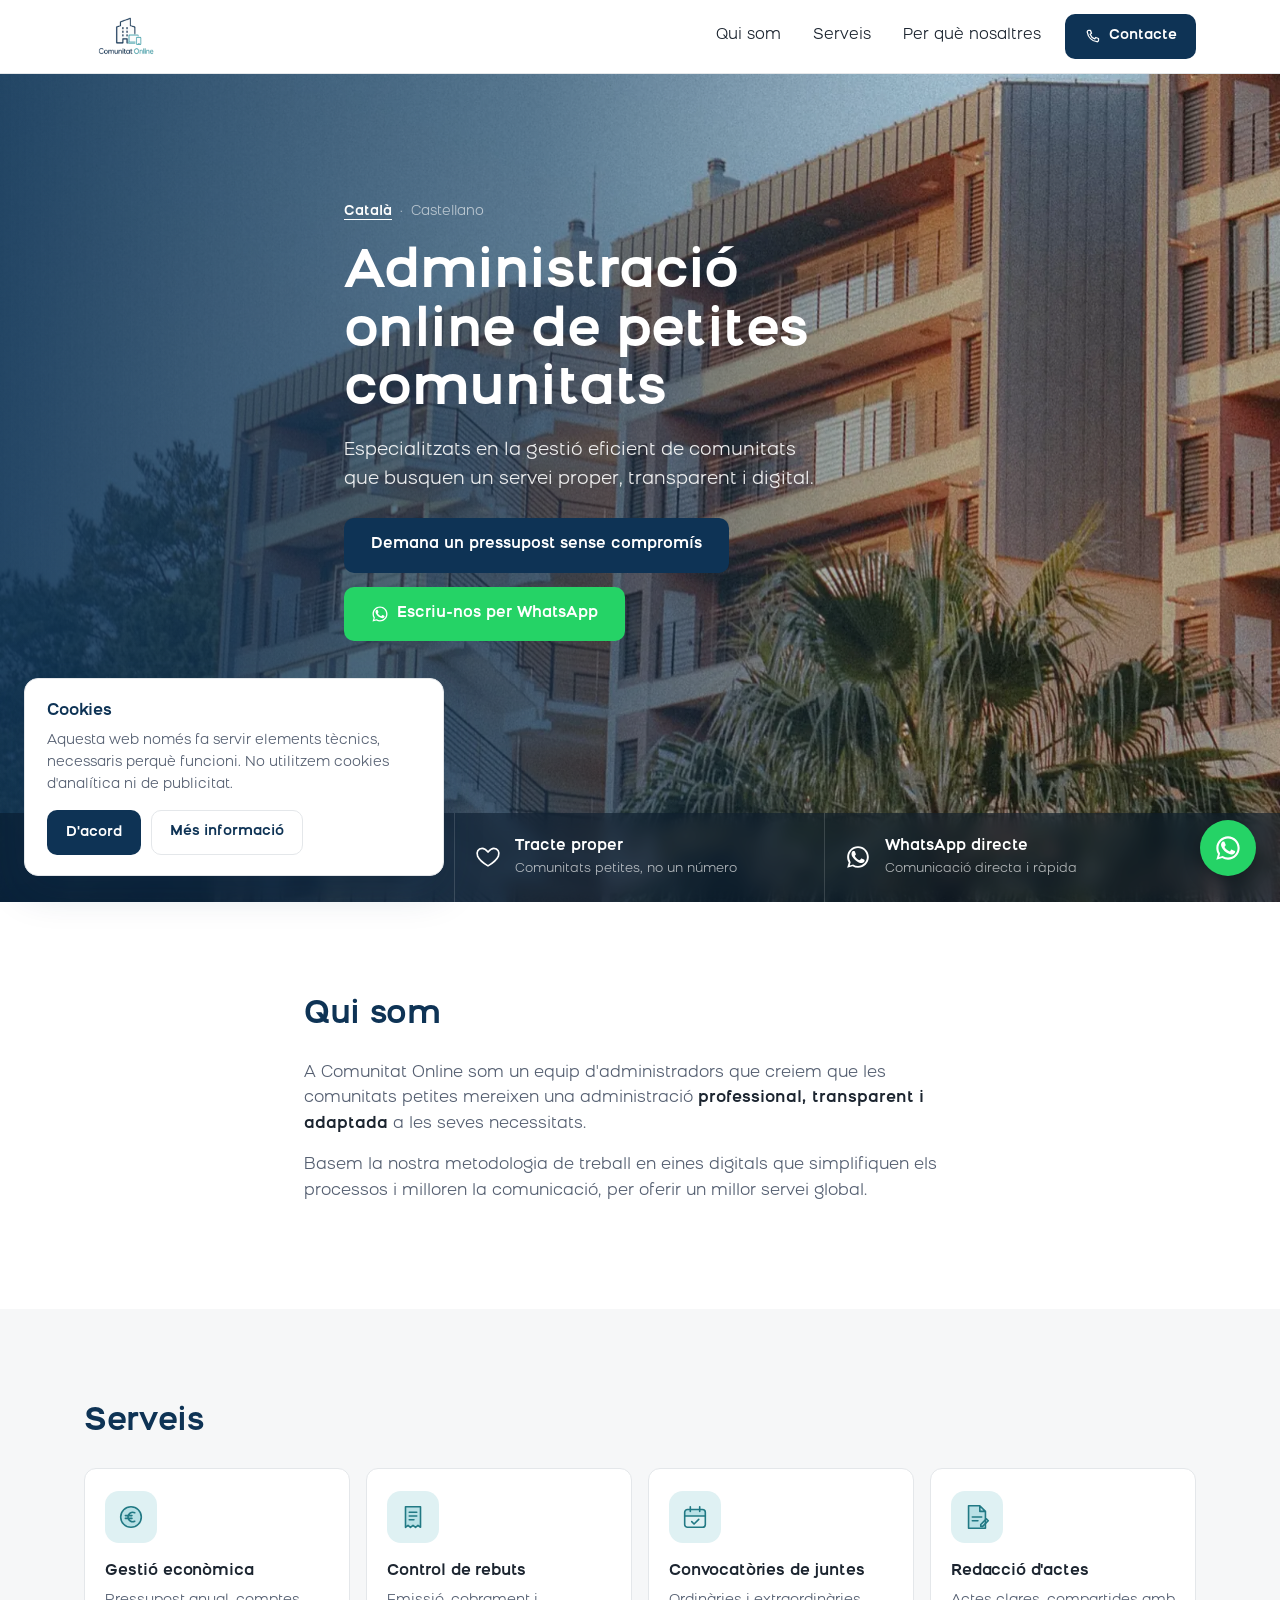
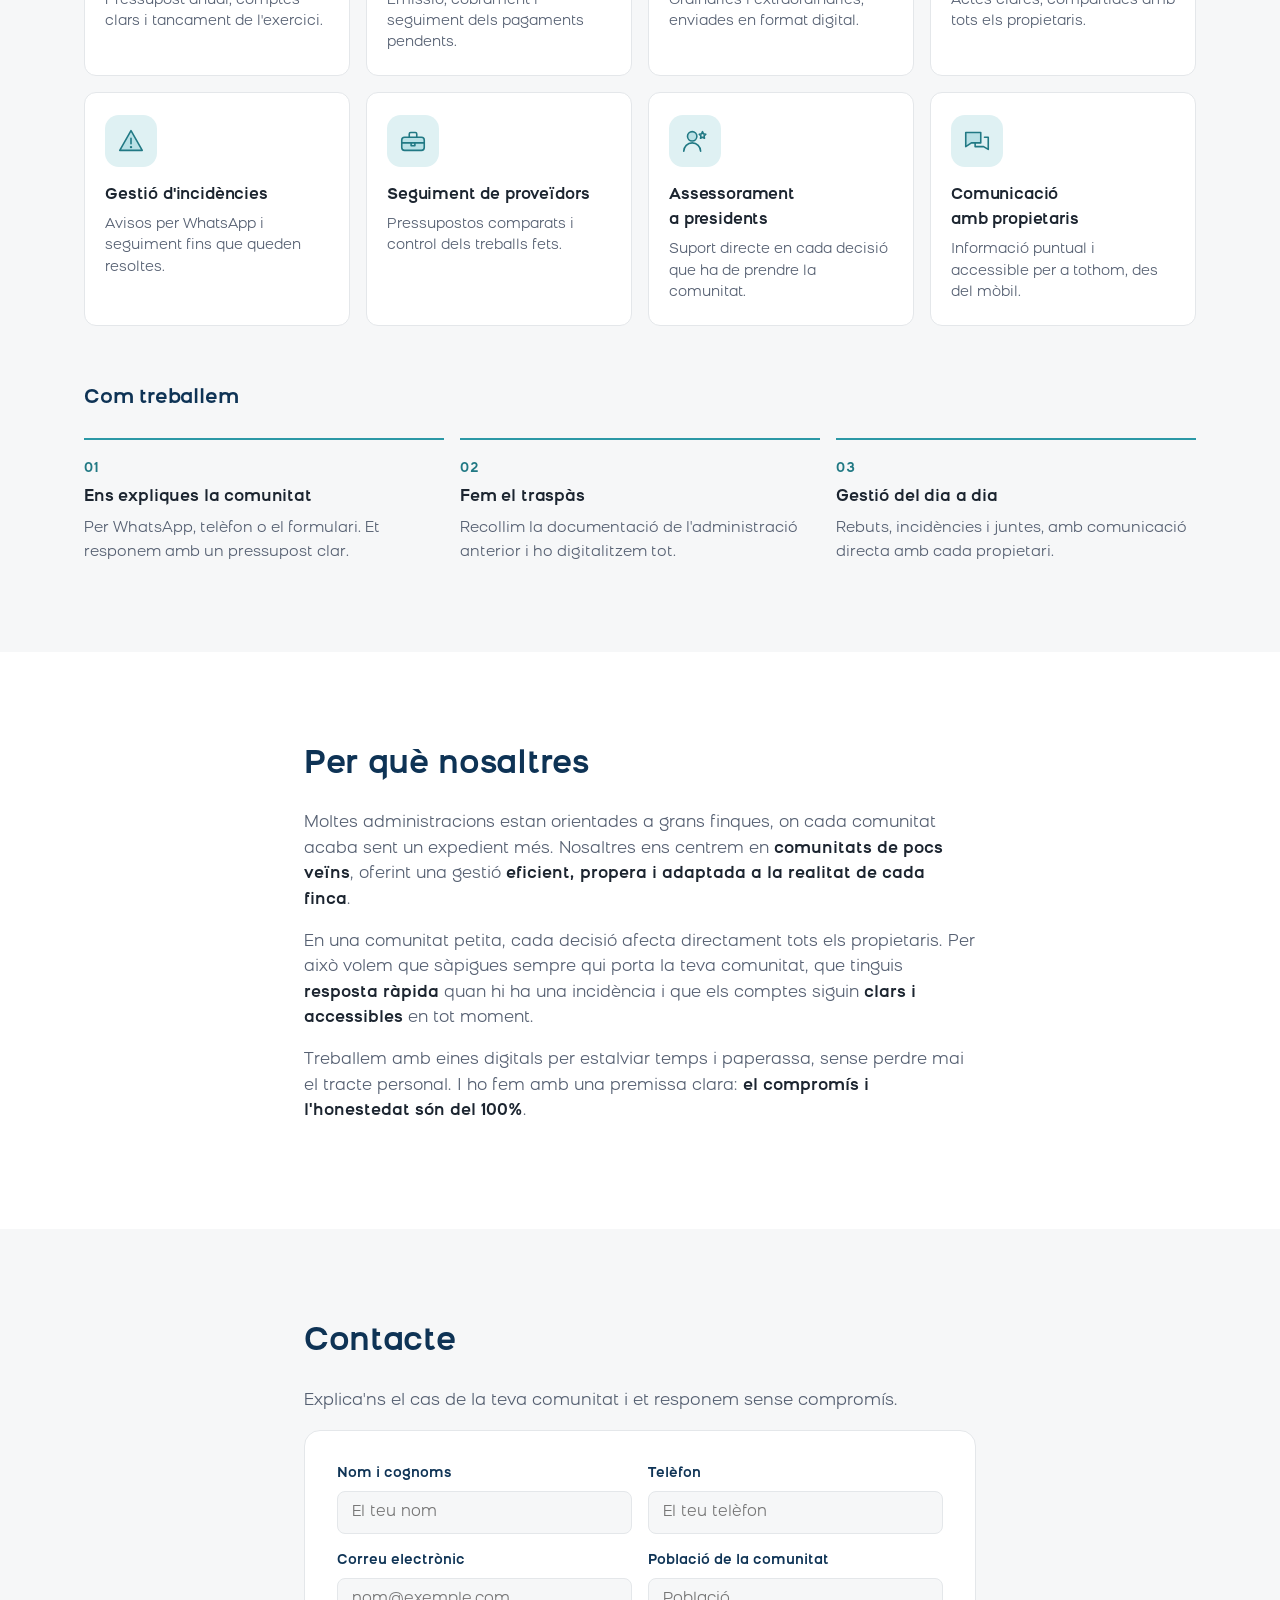
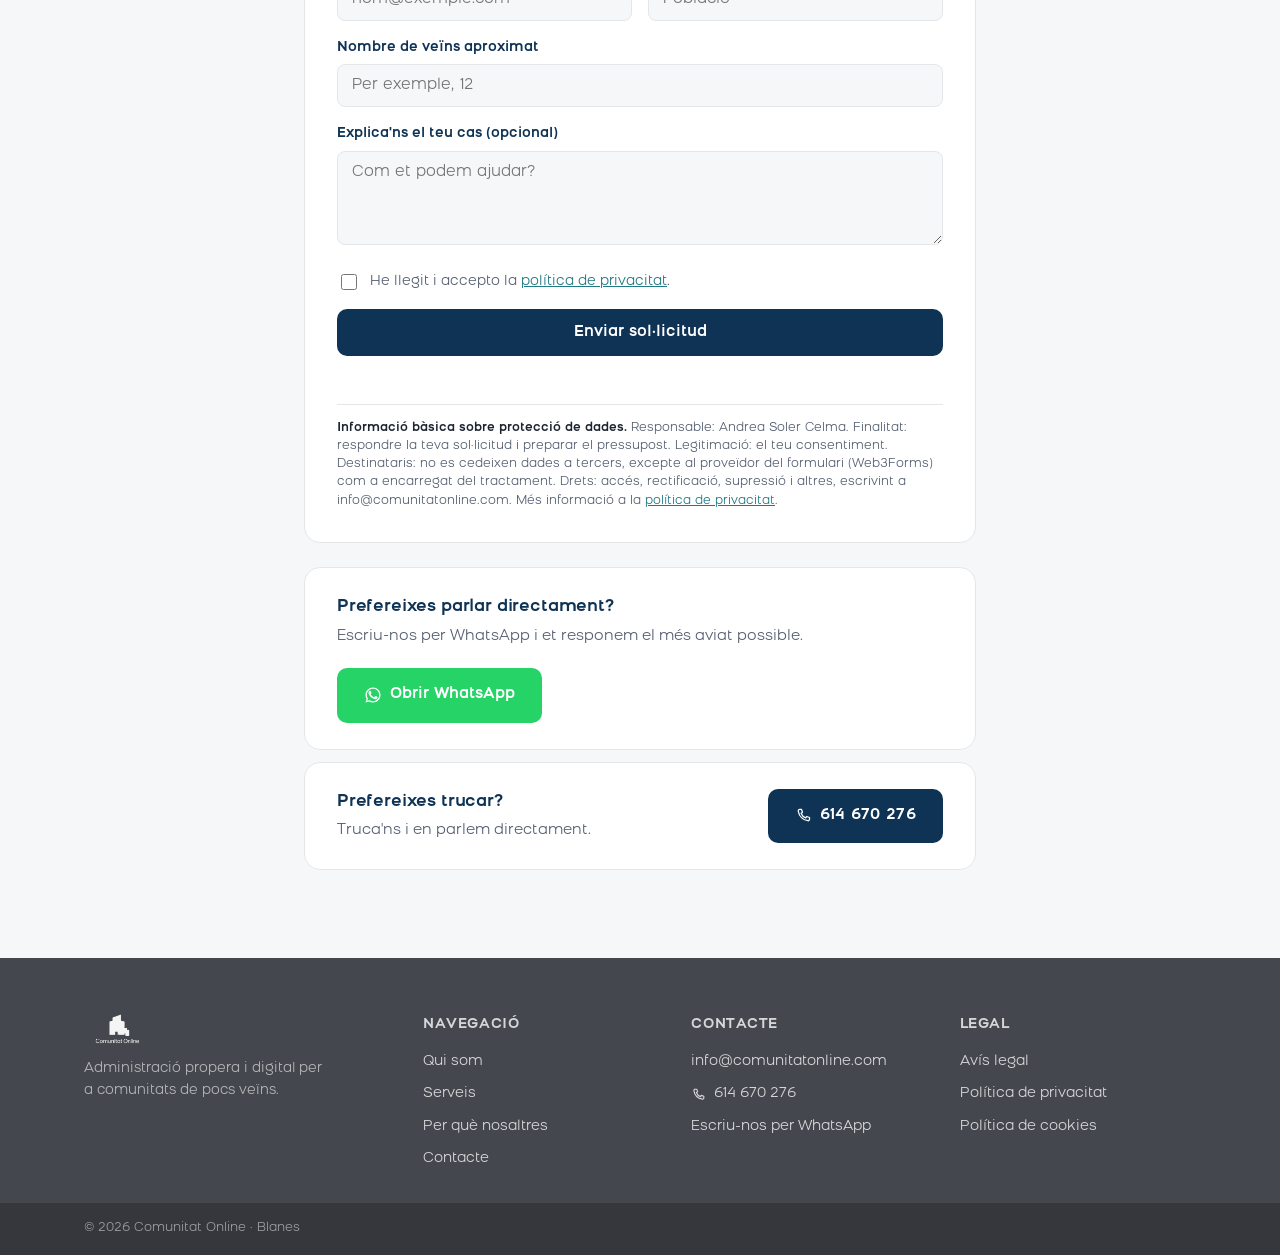
<file: index.html>
<!DOCTYPE html>
<html lang="ca">
<head>
<meta charset="UTF-8">
<meta name="viewport" content="width=device-width, initial-scale=1.0">
<title>Comunitat Online — Administració de comunitats de veïns</title>
<meta name="description" content="Administració online de petites comunitats de veïns a Blanes i la Costa Brava. Gestió econòmica, incidències i comunicació, amb tracte proper i 100% digital.">
<link rel="canonical" href="https://www.comunitatonline.com/">
<link rel="alternate" hreflang="ca" href="https://www.comunitatonline.com/">
<link rel="alternate" hreflang="es" href="https://www.comunitatonline.com/es/">
<link rel="alternate" hreflang="x-default" href="https://www.comunitatonline.com/">

<meta property="og:type" content="website">
<meta property="og:title" content="Comunitat Online — Administració de comunitats de veïns">
<meta property="og:description" content="Administració online de petites comunitats de veïns. Gestió eficient, propera, transparent i digital.">
<meta property="og:image" content="https://www.comunitatonline.com/images/hero.jpg">
<meta property="og:url" content="https://www.comunitatonline.com/">
<meta property="og:locale" content="ca_ES">
<meta property="og:locale:alternate" content="es_ES">
<meta name="twitter:card" content="summary_large_image">

<link rel="icon" type="image/png" href="images/favicon.png">
<link rel="apple-touch-icon" href="images/apple-touch-icon.png">

<script type="application/ld+json">
{
  "@context": "https://schema.org",
  "@type": "ProfessionalService",
  "name": "Comunitat Online",
  "description": "Administració online de petites comunitats de veïns, amb tracte proper i gestió 100% digital.",
  "url": "https://www.comunitatonline.com/",
  "email": "info@comunitatonline.com",
  "telephone": "+34 614 670 276",
  "areaServed": "Blanes, Costa Brava",
  "address": {
    "@type": "PostalAddress",
    "addressLocality": "Blanes",
    "postalCode": "17300",
    "addressRegion": "Girona",
    "addressCountry": "ES"
  }
}
</script>
<link rel="preload" href="fonts/bronova-regular.woff2" as="font" type="font/woff2" crossorigin>
<link rel="preload" href="fonts/bronova-bold.woff2" as="font" type="font/woff2" crossorigin>
<link rel="stylesheet" href="styles.css">
</head>
<body>

<header class="site-header">
  <div class="container header-inner">
    <a href="#top" class="logo">
      <img src="images/logo.png" alt="Comunitat Online">
    </a>
    <nav class="main-nav" id="main-nav">
      <a href="#qui-som">Qui som</a>
      <a href="#serveis">Serveis</a>
      <a href="#perque">Per què nosaltres</a>
      <a href="#contacte" class="btn btn-primary nav-contact-m">
        <svg viewBox="0 0 24 24" class="icon-phone" aria-hidden="true"><path d="M6.6 3.5h2.6l1.4 4-2 1.3a11 11 0 0 0 6.6 6.6l1.3-2 4 1.4v2.6a2 2 0 0 1-2.2 2A16.5 16.5 0 0 1 4.6 5.7a2 2 0 0 1 2-2.2z"/></svg>
        Contacte
      </a>
    </nav>
    <a href="#contacte" class="btn btn-primary btn-small nav-contact">
      <svg viewBox="0 0 24 24" class="icon-phone" aria-hidden="true"><path d="M6.6 3.5h2.6l1.4 4-2 1.3a11 11 0 0 0 6.6 6.6l1.3-2 4 1.4v2.6a2 2 0 0 1-2.2 2A16.5 16.5 0 0 1 4.6 5.7a2 2 0 0 1 2-2.2z"/></svg>
      Contacte
    </a>
    <button class="menu-toggle" id="menu-toggle" aria-label="Obrir el menú" aria-expanded="false">
      <span></span><span></span><span></span>
    </button>
  </div>
</header>

<main id="top">

  <section class="hero">
    <div class="hero-media">
      <picture>
        <source srcset="images/hero.webp" type="image/webp">
        <img src="images/hero.jpg" alt="Edifici residencial amb balcons, comunitat de veïns a Blanes" fetchpriority="high">
      </picture>
      <div class="hero-scrim"></div>
    </div>

    <div class="container hero-content">
      <nav class="lang reveal" style="--d:.1s" aria-label="Idioma">
        <a href="./" hreflang="ca" lang="ca" aria-current="true">Català</a>
        <span aria-hidden="true">·</span>
        <a href="es/" hreflang="es" lang="es">Castellano</a>
      </nav>
      <h1 class="reveal" style="--d:.25s">Administració online de petites comunitats</h1>
      <p class="hero-lead reveal" style="--d:.5s">Especialitzats en la gestió eficient de comunitats que busquen un servei proper, transparent i digital.</p>
      <div class="hero-actions reveal" style="--d:.75s">
        <a href="#contacte" class="btn btn-primary">Demana un pressupost sense compromís</a>
        <a href="https://wa.me/34614670276?text=Hola%2C%20voldria%20informaci%C3%B3%20sobre%20la%20gesti%C3%B3%20de%20la%20meva%20comunitat" target="_blank" rel="noopener" class="btn btn-whatsapp">
          <svg viewBox="0 0 24 24" class="icon-wa" aria-hidden="true"><path d="M17.472 14.382c-.297-.149-1.758-.867-2.03-.967-.273-.099-.471-.148-.67.15-.197.297-.767.966-.94 1.164-.173.199-.347.223-.644.075-.297-.15-1.255-.463-2.39-1.475-.883-.788-1.48-1.761-1.653-2.059-.173-.297-.018-.458.13-.606.134-.133.297-.347.446-.52.149-.174.198-.298.297-.497.099-.198.05-.371-.025-.52-.075-.149-.669-1.612-.916-2.207-.242-.579-.487-.5-.669-.51-.173-.008-.371-.01-.57-.01-.198 0-.52.074-.792.372-.272.297-1.04 1.016-1.04 2.479 0 1.462 1.065 2.875 1.213 3.074.149.198 2.096 3.2 5.077 4.487.709.306 1.262.489 1.694.625.712.227 1.36.195 1.871.118.571-.085 1.758-.719 2.006-1.413.248-.694.248-1.289.173-1.413-.074-.124-.272-.198-.57-.347z"/><path d="M12.001 2C6.478 2 2 6.477 2 12c0 1.892.526 3.66 1.44 5.167L2 22l4.955-1.4A9.953 9.953 0 0012.001 22C17.524 22 22 17.523 22 12S17.524 2 12.001 2zm0 18.2a8.15 8.15 0 01-4.16-1.14l-.298-.177-3.15.89.84-3.07-.194-.315A8.146 8.146 0 013.8 12c0-4.53 3.674-8.2 8.201-8.2 4.526 0 8.199 3.67 8.199 8.2 0 4.529-3.673 8.2-8.199 8.2z"/></svg>
          Escriu-nos per WhatsApp
        </a>
      </div>
    </div>

    <div class="hero-stats">
      <div class="container hero-stats-inner">
        <div class="stat reveal" style="--d:1.1s">
          <div class="stat-icon" aria-hidden="true">
            <svg viewBox="0 0 24 24"><rect x="2.5" y="4.5" width="13" height="9" rx="1.2" fill="none" stroke="currentColor" stroke-width="1.5"/><path d="M1.5 16.5h15" stroke="currentColor" stroke-width="1.5" stroke-linecap="round"/><rect x="17" y="8" width="5.5" height="10.5" rx="1.1" fill="none" stroke="currentColor" stroke-width="1.5"/><path d="M18.6 16.7h2.3" stroke="currentColor" stroke-width="1.5" stroke-linecap="round"/></svg>
          </div>
          <div class="stat-text">
            <span class="stat-title">100% digital</span>
            <span class="stat-sub">Gestió i comunicació sense papers</span>
          </div>
        </div>
        <div class="stat reveal" style="--d:1.25s">
          <div class="stat-icon" aria-hidden="true">
            <svg viewBox="0 0 24 24"><path d="M12 20.2s-7.6-4.4-9.6-9C.9 7.6 3 4 6.6 4c2 0 3.5 1.1 5.4 3.4C14 5.1 15.5 4 17.4 4 21 4 23.1 7.6 21.6 11.2c-2 4.6-9.6 9-9.6 9z" fill="none" stroke="currentColor" stroke-width="1.5" stroke-linejoin="round"/></svg>
          </div>
          <div class="stat-text">
            <span class="stat-title">Tracte proper</span>
            <span class="stat-sub">Comunitats petites, no un número</span>
          </div>
        </div>
        <div class="stat reveal" style="--d:1.4s">
          <div class="stat-icon" aria-hidden="true">
            <svg viewBox="0 0 24 24" fill="currentColor"><path d="M17.472 14.382c-.297-.149-1.758-.867-2.03-.967-.273-.099-.471-.148-.67.15-.197.297-.767.966-.94 1.164-.173.199-.347.223-.644.075-.297-.15-1.255-.463-2.39-1.475-.883-.788-1.48-1.761-1.653-2.059-.173-.297-.018-.458.13-.606.134-.133.297-.347.446-.52.149-.174.198-.298.297-.497.099-.198.05-.371-.025-.52-.075-.149-.669-1.612-.916-2.207-.242-.579-.487-.5-.669-.51-.173-.008-.371-.01-.57-.01-.198 0-.52.074-.792.372-.272.297-1.04 1.016-1.04 2.479 0 1.462 1.065 2.875 1.213 3.074.149.198 2.096 3.2 5.077 4.487.709.306 1.262.489 1.694.625.712.227 1.36.195 1.871.118.571-.085 1.758-.719 2.006-1.413.248-.694.248-1.289.173-1.413-.074-.124-.272-.198-.57-.347z"/><path d="M12.001 2C6.478 2 2 6.477 2 12c0 1.892.526 3.66 1.44 5.167L2 22l4.955-1.4A9.953 9.953 0 0012.001 22C17.524 22 22 17.523 22 12S17.524 2 12.001 2zm0 18.2a8.15 8.15 0 01-4.16-1.14l-.298-.177-3.15.89.84-3.07-.194-.315A8.146 8.146 0 013.8 12c0-4.53 3.674-8.2 8.201-8.2 4.526 0 8.199 3.67 8.199 8.2 0 4.529-3.673 8.2-8.199 8.2z"/></svg>
          </div>
          <div class="stat-text">
            <span class="stat-title">WhatsApp directe</span>
            <span class="stat-sub">Comunicació directa i ràpida</span>
          </div>
        </div>
      </div>
    </div>
  </section>

  <section class="section" id="qui-som">
    <div class="container narrow">
      <h2>Qui som</h2>
      <p>A Comunitat Online som un equip d'administradors que creiem que les comunitats petites mereixen una administració <strong>professional, transparent i adaptada</strong> a les seves necessitats.</p>
      <p>Basem la nostra metodologia de treball en eines digitals que simplifiquen els processos i milloren la comunicació, per oferir un millor servei global.</p>
    </div>
  </section>

  <section class="section section-alt" id="serveis">
    <div class="container">
      <h2>Serveis</h2>
      <div class="services-grid">
        <div class="service-card">
          <div class="service-icon" aria-hidden="true"><svg viewBox="0 0 32 32"><circle class="f" cx="16" cy="16" r="11"/><circle class="s" cx="16" cy="16" r="11"/><path class="s" d="M20 11.5a5 5 0 1 0 0 9M10 14.5h7M10 17.5h7"/></svg></div>
          <h3>Gestió econòmica</h3>
          <p>Pressupost anual, comptes clars i tancament de l'exercici.</p>
        </div>
        <div class="service-card">
          <div class="service-icon" aria-hidden="true"><svg viewBox="0 0 32 32"><path class="f" d="M8 5h16v22l-2.7-2-2.6 2-2.7-2-2.7 2-2.6-2L8 27z"/><path class="s" d="M8 5h16v22l-2.7-2-2.6 2-2.7-2-2.7 2-2.6-2L8 27zM12 11h8M12 15h8M12 19h5"/></svg></div>
          <h3>Control de rebuts</h3>
          <p>Emissió, cobrament i seguiment dels pagaments pendents.</p>
        </div>
        <div class="service-card">
          <div class="service-icon" aria-hidden="true"><svg viewBox="0 0 32 32"><rect class="f" x="5" y="8" width="22" height="7" rx="2"/><rect class="s" x="5" y="8" width="22" height="19" rx="3"/><path class="s" d="M5 15h22M11 5v5M21 5v5M12.5 21l2.5 2.5 5-5"/></svg></div>
          <h3>Convocatòries de juntes</h3>
          <p>Ordinàries i extraordinàries, enviades en format digital.</p>
        </div>
        <div class="service-card">
          <div class="service-icon" aria-hidden="true"><svg viewBox="0 0 32 32"><path class="f" d="M7 4h12l6 6v18H7z"/><path class="s" d="M7 4h12l6 6v18H7zM19 4v6h6M11 16h10M11 20h6"/><path class="s" d="m20 24 6-6 2 2-6 6h-2z"/></svg></div>
          <h3>Redacció d'actes</h3>
          <p>Actes clares, compartides amb tots els propietaris.</p>
        </div>
        <div class="service-card">
          <div class="service-icon" aria-hidden="true"><svg viewBox="0 0 32 32"><path class="f" d="M16 5 28 26H4z"/><path class="s" d="M16 5 28 26H4zM16 13v6"/><circle class="d" cx="16" cy="22.5" r="1.3"/></svg></div>
          <h3>Gestió d'incidències</h3>
          <p>Avisos per WhatsApp i seguiment fins que queden resoltes.</p>
        </div>
        <div class="service-card">
          <div class="service-icon" aria-hidden="true"><svg viewBox="0 0 32 32"><rect class="f" x="4" y="12" width="24" height="14" rx="3"/><rect class="s" x="4" y="12" width="24" height="14" rx="3"/><path class="s" d="M12 12V8.5A1.5 1.5 0 0 1 13.5 7h5A1.5 1.5 0 0 1 20 8.5V12M4 18h24M14 18v3h4v-3"/></svg></div>
          <h3>Seguiment de proveïdors</h3>
          <p>Pressupostos comparats i control dels treballs fets.</p>
        </div>
        <div class="service-card">
          <div class="service-icon" aria-hidden="true"><svg viewBox="0 0 32 32"><circle class="f" cx="13" cy="11" r="5"/><circle class="s" cx="13" cy="11" r="5"/><path class="s" d="M4 27a9 9 0 0 1 18 0M24 6l1 2.4 2.5.4-1.8 1.8.4 2.5L24 12l-2.1 1.1.4-2.5-1.8-1.8 2.5-.4z"/></svg></div>
          <h3>Assessorament a presidents</h3>
          <p>Suport directe en cada decisió que ha de prendre la comunitat.</p>
        </div>
        <div class="service-card">
          <div class="service-icon" aria-hidden="true"><svg viewBox="0 0 32 32"><path class="f" d="M4 7h16v11H10l-6 4z"/><path class="s" d="M4 7h16v11H10l-6 4zM24 12h4v13l-5-3h-9v-4"/></svg></div>
          <h3>Comunicació amb propietaris</h3>
          <p>Informació puntual i accessible per a tothom, des del mòbil.</p>
        </div>
      </div>
      <div class="dots" id="svc-dots"></div>

      <h3 class="steps-title">Com treballem</h3>
      <div class="steps">
        <div class="step"><span class="n">01</span><h3>Ens expliques la comunitat</h3><p>Per WhatsApp, telèfon o el formulari. Et responem amb un pressupost clar.</p></div>
        <div class="step"><span class="n">02</span><h3>Fem el traspàs</h3><p>Recollim la documentació de l'administració anterior i ho digitalitzem tot.</p></div>
        <div class="step"><span class="n">03</span><h3>Gestió del dia a dia</h3><p>Rebuts, incidències i juntes, amb comunicació directa amb cada propietari.</p></div>
      </div>
    </div>
  </section>

  <section class="section" id="perque">
    <div class="container narrow">
      <h2>Per què nosaltres</h2>
      <p>Moltes administracions estan orientades a grans finques, on cada comunitat acaba sent un expedient més. Nosaltres ens centrem en <strong>comunitats de pocs veïns</strong>, oferint una gestió <strong>eficient, propera i adaptada a la realitat de cada finca</strong>.</p>
      <p>En una comunitat petita, cada decisió afecta directament tots els propietaris. Per això volem que sàpigues sempre qui porta la teva comunitat, que tinguis <strong>resposta ràpida</strong> quan hi ha una incidència i que els comptes siguin <strong>clars i accessibles</strong> en tot moment.</p>
      <p>Treballem amb eines digitals per estalviar temps i paperassa, sense perdre mai el tracte personal. I ho fem amb una premissa clara: <strong>el compromís i l'honestedat són del 100%</strong>.</p>
    </div>
  </section>

  <section class="section section-alt" id="contacte">
    <div class="container narrow">
      <h2>Contacte</h2>
      <p class="contact-lead">Explica'ns el cas de la teva comunitat i et responem sense compromís.</p>

      <form id="contact-form" class="contact-form" novalidate>
        <input type="hidden" name="access_key" value="061ab608-34d1-4493-95c9-c48d28b579cf">
        <input type="hidden" name="subject" value="Nova sol·licitud des de la web — Comunitat Online">
        <input type="checkbox" name="botcheck" class="hidden-field" style="display:none">

        <div class="form-row">
          <div class="form-field">
            <label for="name">Nom i cognoms</label>
            <input type="text" id="name" name="name" placeholder="El teu nom" autocomplete="name" required>
          </div>
          <div class="form-field">
            <label for="phone">Telèfon</label>
            <input type="tel" id="phone" name="phone" placeholder="El teu telèfon" autocomplete="tel" required>
          </div>
        </div>

        <div class="form-row">
          <div class="form-field">
            <label for="email">Correu electrònic</label>
            <input type="email" id="email" name="email" placeholder="nom@exemple.com" autocomplete="email" required>
          </div>
          <div class="form-field">
            <label for="poblacio">Població de la comunitat</label>
            <input type="text" id="poblacio" name="poblacio" placeholder="Població">
          </div>
        </div>

        <div class="form-field">
          <label for="veins">Nombre de veïns aproximat</label>
          <input type="text" id="veins" name="veins" placeholder="Per exemple, 12" inputmode="numeric">
        </div>

        <div class="form-field">
          <label for="message">Explica'ns el teu cas (opcional)</label>
          <textarea id="message" name="message" rows="4" placeholder="Com et podem ajudar?"></textarea>
        </div>

        <label class="consent" for="privacy">
          <input type="checkbox" id="privacy" name="privacitat_acceptada" value="Sí" required>
          <span>He llegit i accepto la <a href="privacitat.html" target="_blank">política de privacitat</a>.</span>
        </label>

        <button type="submit" class="btn btn-primary btn-full" id="submit-btn">Enviar sol·licitud</button>
        <p class="form-status" id="form-status" role="status" aria-live="polite"></p>

        <p class="gdpr"><strong>Informació bàsica sobre protecció de dades.</strong> Responsable: Andrea Soler Celma. Finalitat: respondre la teva sol·licitud i preparar el pressupost. Legitimació: el teu consentiment. Destinataris: no es cedeixen dades a tercers, excepte al proveïdor del formulari (Web3Forms) com a encarregat del tractament. Drets: accés, rectificació, supressió i altres, escrivint a info@comunitatonline.com. Més informació a la <a href="privacitat.html" target="_blank">política de privacitat</a>.</p>
      </form>

      <div class="whatsapp-cta">
        <div class="whatsapp-cta-text">
          <h3>Prefereixes parlar directament?</h3>
          <p>Escriu-nos per WhatsApp i et responem el més aviat possible.</p>
        </div>
        <a href="https://wa.me/34614670276?text=Hola%2C%20voldria%20informaci%C3%B3%20sobre%20la%20gesti%C3%B3%20de%20la%20meva%20comunitat" target="_blank" rel="noopener" class="btn btn-whatsapp">
          <svg viewBox="0 0 24 24" class="icon-wa" aria-hidden="true"><path d="M17.472 14.382c-.297-.149-1.758-.867-2.03-.967-.273-.099-.471-.148-.67.15-.197.297-.767.966-.94 1.164-.173.199-.347.223-.644.075-.297-.15-1.255-.463-2.39-1.475-.883-.788-1.48-1.761-1.653-2.059-.173-.297-.018-.458.13-.606.134-.133.297-.347.446-.52.149-.174.198-.298.297-.497.099-.198.05-.371-.025-.52-.075-.149-.669-1.612-.916-2.207-.242-.579-.487-.5-.669-.51-.173-.008-.371-.01-.57-.01-.198 0-.52.074-.792.372-.272.297-1.04 1.016-1.04 2.479 0 1.462 1.065 2.875 1.213 3.074.149.198 2.096 3.2 5.077 4.487.709.306 1.262.489 1.694.625.712.227 1.36.195 1.871.118.571-.085 1.758-.719 2.006-1.413.248-.694.248-1.289.173-1.413-.074-.124-.272-.198-.57-.347z"/><path d="M12.001 2C6.478 2 2 6.477 2 12c0 1.892.526 3.66 1.44 5.167L2 22l4.955-1.4A9.953 9.953 0 0012.001 22C17.524 22 22 17.523 22 12S17.524 2 12.001 2zm0 18.2a8.15 8.15 0 01-4.16-1.14l-.298-.177-3.15.89.84-3.07-.194-.315A8.146 8.146 0 013.8 12c0-4.53 3.674-8.2 8.201-8.2 4.526 0 8.199 3.67 8.199 8.2 0 4.529-3.673 8.2-8.199 8.2z"/></svg>
          Obrir WhatsApp
        </a>
      </div>

      <div class="whatsapp-cta call-cta">
        <div class="whatsapp-cta-text">
          <h3>Prefereixes trucar?</h3>
          <p>Truca'ns i en parlem directament.</p>
        </div>
        <a href="tel:+34614670276" class="btn btn-primary">
          <svg viewBox="0 0 24 24" class="icon-phone" aria-hidden="true"><path d="M6.6 3.5h2.6l1.4 4-2 1.3a11 11 0 0 0 6.6 6.6l1.3-2 4 1.4v2.6a2 2 0 0 1-2.2 2A16.5 16.5 0 0 1 4.6 5.7a2 2 0 0 1 2-2.2z"/></svg>
          <span class="tabnum">614 670 276</span>
        </a>
      </div>
    </div>
  </section>

</main>

<footer class="site-footer">
  <div class="container footer-inner">
    <div class="footer-brand">
      <img src="images/logo.png" alt="Comunitat Online" class="footer-logo">
      <p class="footer-tagline">Administració propera i digital per a comunitats de pocs veïns.</p>
    </div>
    <div class="footer-col">
      <span class="footer-col-title">Navegació</span>
      <a href="#qui-som">Qui som</a>
      <a href="#serveis">Serveis</a>
      <a href="#perque">Per què nosaltres</a>
      <a href="#contacte">Contacte</a>
    </div>
    <div class="footer-col">
      <span class="footer-col-title">Contacte</span>
      <a href="mailto:info@comunitatonline.com">info@comunitatonline.com</a>
      <a href="tel:+34614670276" class="ft-icon"><svg viewBox="0 0 24 24" class="icon-phone" aria-hidden="true"><path d="M6.6 3.5h2.6l1.4 4-2 1.3a11 11 0 0 0 6.6 6.6l1.3-2 4 1.4v2.6a2 2 0 0 1-2.2 2A16.5 16.5 0 0 1 4.6 5.7a2 2 0 0 1 2-2.2z"/></svg>614 670 276</a>
      <a href="https://wa.me/34614670276?text=Hola%2C%20voldria%20informaci%C3%B3%20sobre%20la%20gesti%C3%B3%20de%20la%20meva%20comunitat" target="_blank" rel="noopener">Escriu-nos per WhatsApp</a>
    </div>
    <div class="footer-col">
      <span class="footer-col-title">Legal</span>
      <a href="avis-legal.html">Avís legal</a>
      <a href="privacitat.html">Política de privacitat</a>
      <a href="cookies.html">Política de cookies</a>
    </div>
  </div>
  <div class="footer-bottom">
    <div class="container">© <span id="year"></span> Comunitat Online · Blanes</div>
  </div>
</footer>

<a href="https://wa.me/34614670276?text=Hola%2C%20voldria%20informaci%C3%B3%20sobre%20la%20gesti%C3%B3%20de%20la%20meva%20comunitat" target="_blank" rel="noopener" class="wa-float" id="wa-float" aria-label="Escriu-nos per WhatsApp">
  <svg viewBox="0 0 24 24" aria-hidden="true"><path d="M17.472 14.382c-.297-.149-1.758-.867-2.03-.967-.273-.099-.471-.148-.67.15-.197.297-.767.966-.94 1.164-.173.199-.347.223-.644.075-.297-.15-1.255-.463-2.39-1.475-.883-.788-1.48-1.761-1.653-2.059-.173-.297-.018-.458.13-.606.134-.133.297-.347.446-.52.149-.174.198-.298.297-.497.099-.198.05-.371-.025-.52-.075-.149-.669-1.612-.916-2.207-.242-.579-.487-.5-.669-.51-.173-.008-.371-.01-.57-.01-.198 0-.52.074-.792.372-.272.297-1.04 1.016-1.04 2.479 0 1.462 1.065 2.875 1.213 3.074.149.198 2.096 3.2 5.077 4.487.709.306 1.262.489 1.694.625.712.227 1.36.195 1.871.118.571-.085 1.758-.719 2.006-1.413.248-.694.248-1.289.173-1.413-.074-.124-.272-.198-.57-.347z"/><path d="M12.001 2C6.478 2 2 6.477 2 12c0 1.892.526 3.66 1.44 5.167L2 22l4.955-1.4A9.953 9.953 0 0012.001 22C17.524 22 22 17.523 22 12S17.524 2 12.001 2zm0 18.2a8.15 8.15 0 01-4.16-1.14l-.298-.177-3.15.89.84-3.07-.194-.315A8.146 8.146 0 013.8 12c0-4.53 3.674-8.2 8.201-8.2 4.526 0 8.199 3.67 8.199 8.2 0 4.529-3.673 8.2-8.199 8.2z"/></svg>
</a>

<div class="cookie" id="cookie" role="region" aria-label="Avís de cookies" hidden>
  <h3>Cookies</h3>
  <p>Aquesta web només fa servir elements tècnics, necessaris perquè funcioni. No utilitzem cookies d'analítica ni de publicitat.</p>
  <div class="row">
    <button type="button" class="btn btn-primary btn-small" id="cookie-ok">D'acord</button>
    <a href="cookies.html" class="btn btn-ghost btn-small">Més informació</a>
  </div>
</div>

<script src="script.js"></script>
</body>
</html>
</file>
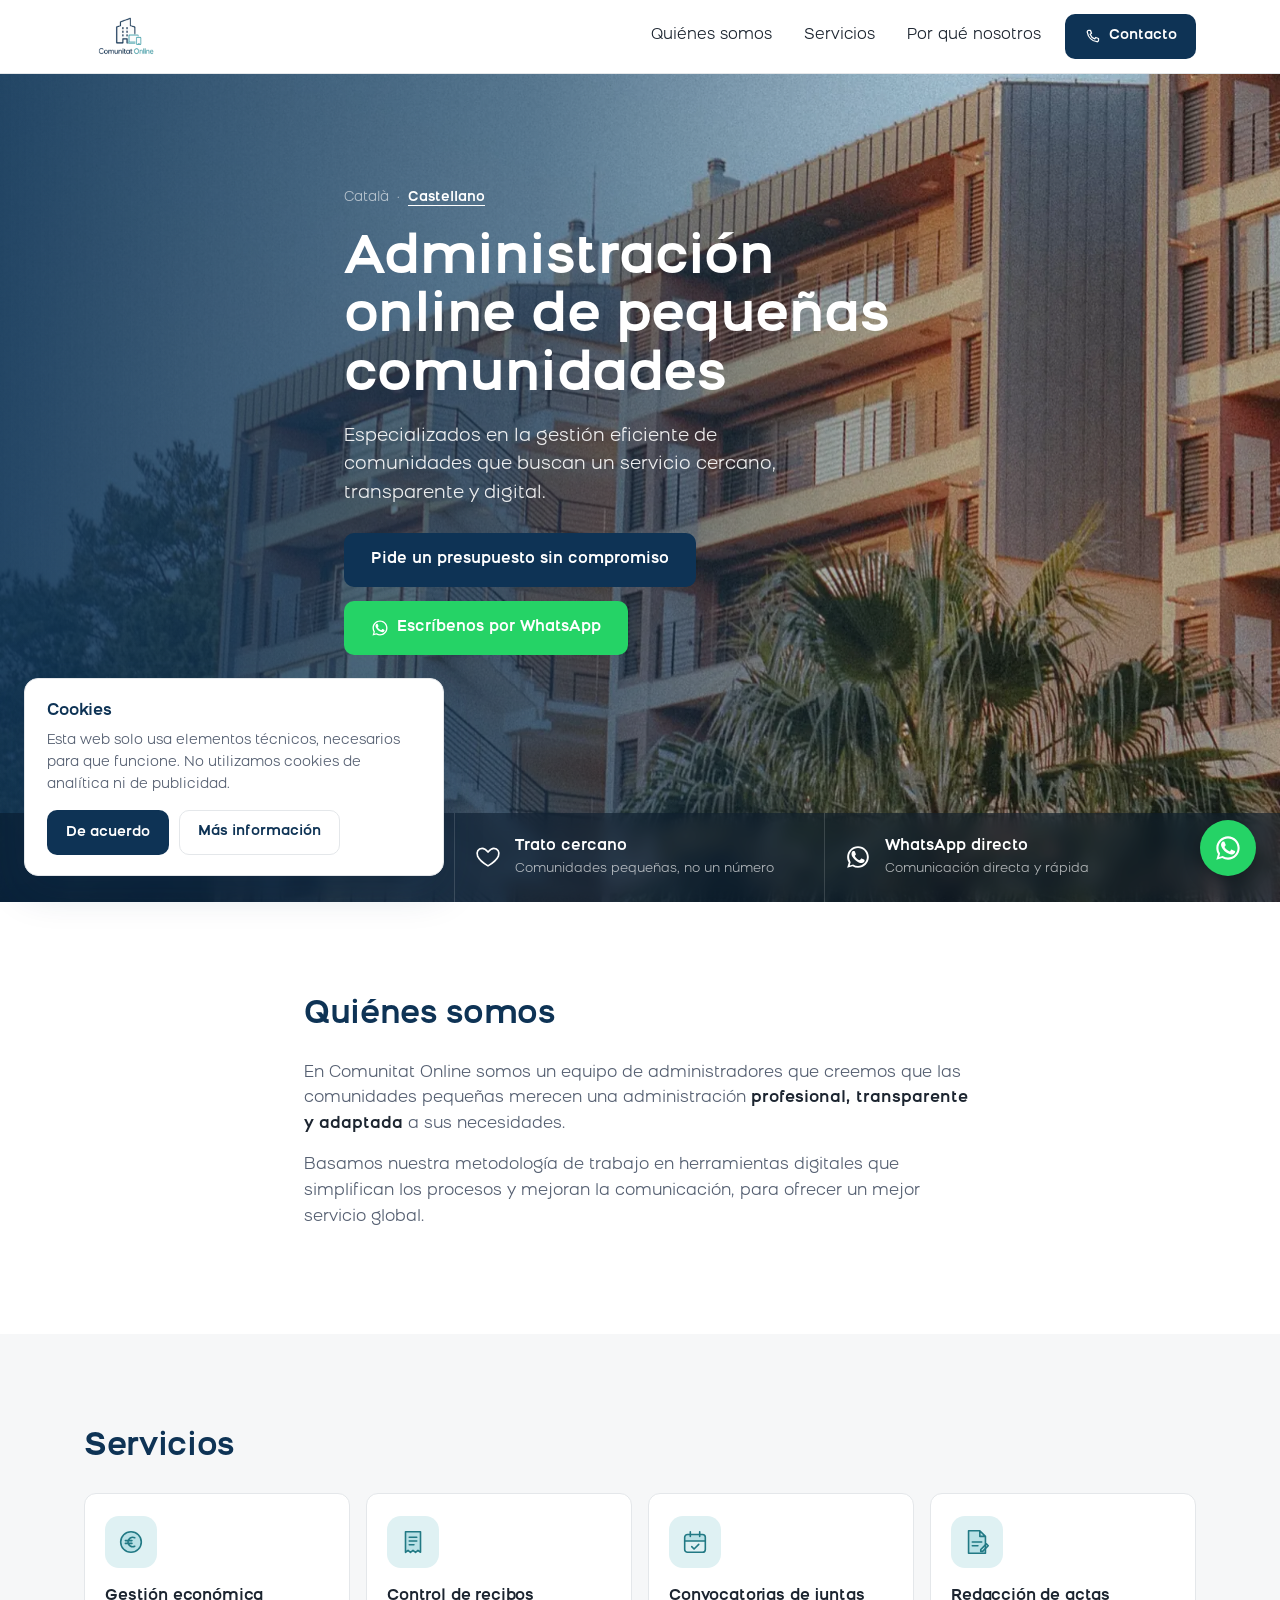
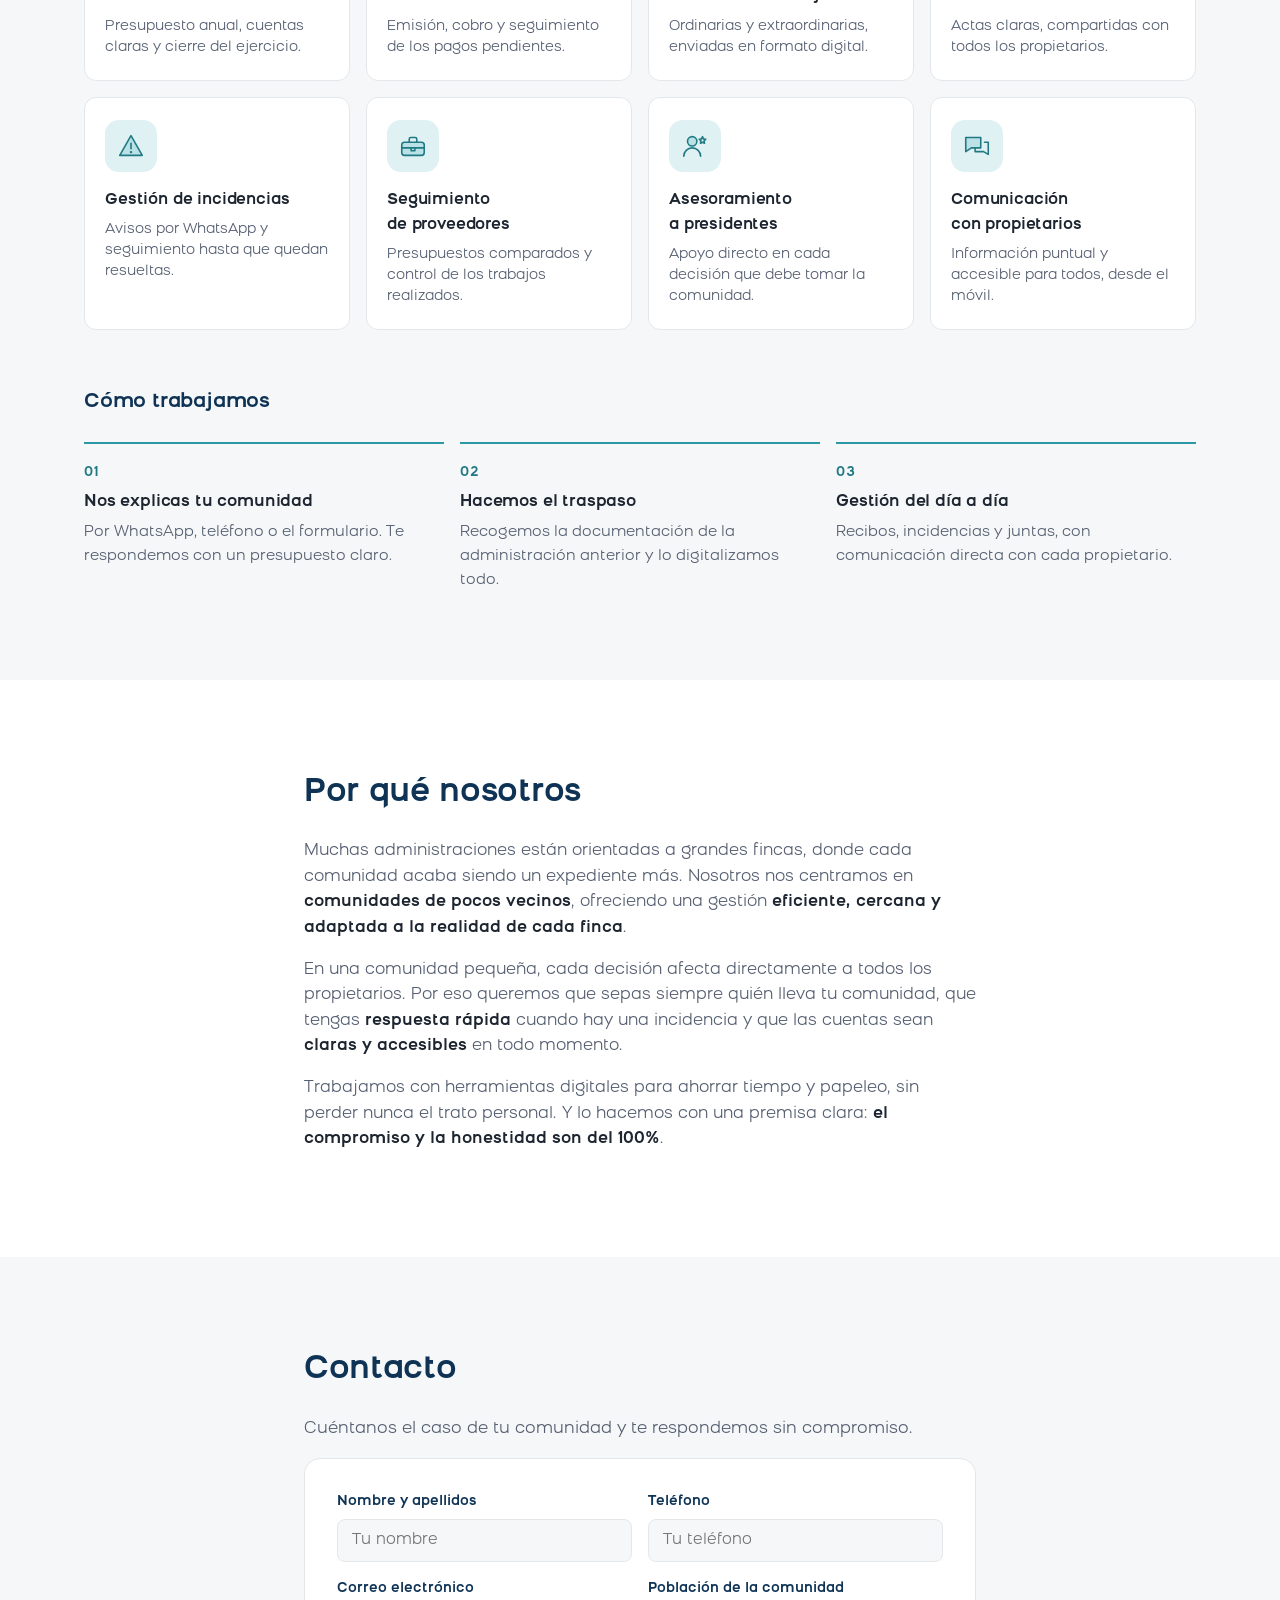
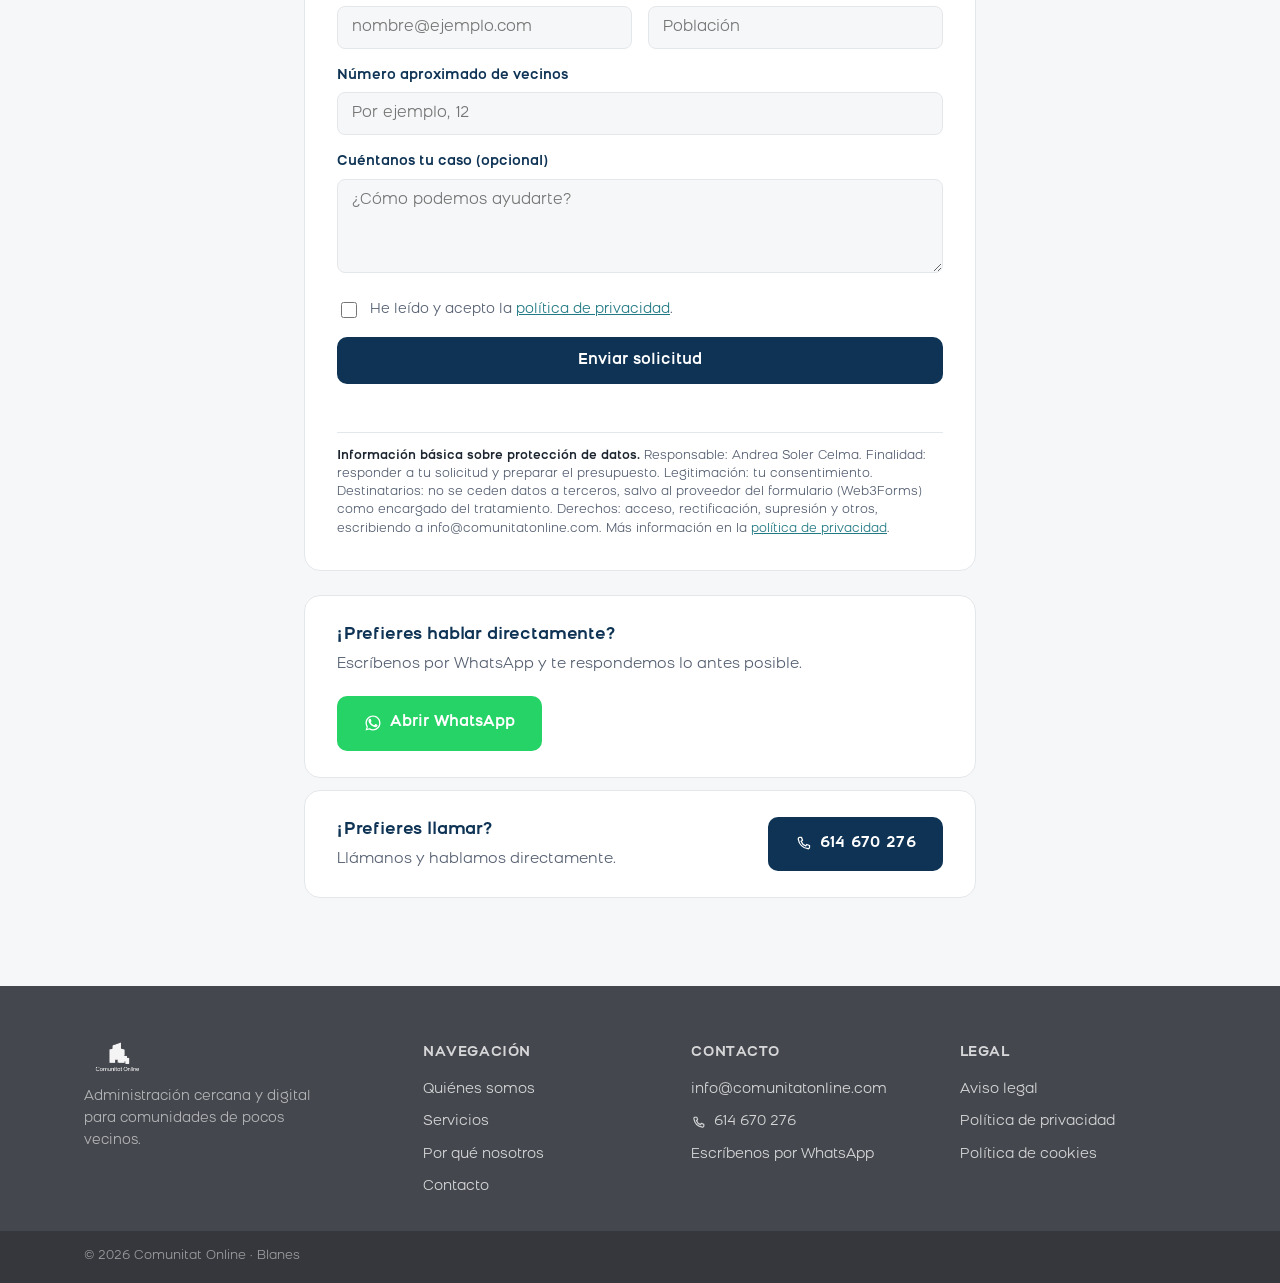
<file: es/index.html>
<!DOCTYPE html>
<html lang="es">
<head>
<meta charset="UTF-8">
<meta name="viewport" content="width=device-width, initial-scale=1.0">
<title>Comunitat Online — Administración de comunidades de vecinos</title>
<meta name="description" content="Administración online de pequeñas comunidades de vecinos en Blanes y la Costa Brava. Gestión económica, incidencias y comunicación, con trato cercano y 100% digital.">
<link rel="canonical" href="https://www.comunitatonline.com/es/">
<link rel="alternate" hreflang="ca" href="https://www.comunitatonline.com/">
<link rel="alternate" hreflang="es" href="https://www.comunitatonline.com/es/">
<link rel="alternate" hreflang="x-default" href="https://www.comunitatonline.com/">

<meta property="og:type" content="website">
<meta property="og:title" content="Comunitat Online — Administración de comunidades de vecinos">
<meta property="og:description" content="Administración online de pequeñas comunidades de vecinos. Gestión eficiente, cercana, transparente y digital.">
<meta property="og:image" content="https://www.comunitatonline.com/images/hero.jpg">
<meta property="og:url" content="https://www.comunitatonline.com/es/">
<meta property="og:locale" content="es_ES">
<meta property="og:locale:alternate" content="ca_ES">
<meta name="twitter:card" content="summary_large_image">

<link rel="icon" type="image/png" href="../images/favicon.png">
<link rel="apple-touch-icon" href="../images/apple-touch-icon.png">

<script type="application/ld+json">
{
  "@context": "https://schema.org",
  "@type": "ProfessionalService",
  "name": "Comunitat Online",
  "description": "Administración online de pequeñas comunidades de vecinos, con trato cercano y gestión 100% digital.",
  "url": "https://www.comunitatonline.com/es/",
  "email": "info@comunitatonline.com",
  "telephone": "+34 614 670 276",
  "areaServed": "Blanes, Costa Brava",
  "address": {
    "@type": "PostalAddress",
    "addressLocality": "Blanes",
    "postalCode": "17300",
    "addressRegion": "Girona",
    "addressCountry": "ES"
  }
}
</script>
<link rel="preload" href="../fonts/bronova-regular.woff2" as="font" type="font/woff2" crossorigin>
<link rel="preload" href="../fonts/bronova-bold.woff2" as="font" type="font/woff2" crossorigin>
<link rel="stylesheet" href="../styles.css">
</head>
<body>

<header class="site-header">
  <div class="container header-inner">
    <a href="#top" class="logo">
      <img src="../images/logo.png" alt="Comunitat Online">
    </a>
    <nav class="main-nav" id="main-nav">
      <a href="#qui-som">Quiénes somos</a>
      <a href="#serveis">Servicios</a>
      <a href="#perque">Por qué nosotros</a>
      <a href="#contacte" class="btn btn-primary nav-contact-m">
        <svg viewBox="0 0 24 24" class="icon-phone" aria-hidden="true"><path d="M6.6 3.5h2.6l1.4 4-2 1.3a11 11 0 0 0 6.6 6.6l1.3-2 4 1.4v2.6a2 2 0 0 1-2.2 2A16.5 16.5 0 0 1 4.6 5.7a2 2 0 0 1 2-2.2z"/></svg>
        Contacto
      </a>
    </nav>
    <a href="#contacte" class="btn btn-primary btn-small nav-contact">
      <svg viewBox="0 0 24 24" class="icon-phone" aria-hidden="true"><path d="M6.6 3.5h2.6l1.4 4-2 1.3a11 11 0 0 0 6.6 6.6l1.3-2 4 1.4v2.6a2 2 0 0 1-2.2 2A16.5 16.5 0 0 1 4.6 5.7a2 2 0 0 1 2-2.2z"/></svg>
      Contacto
    </a>
    <button class="menu-toggle" id="menu-toggle" aria-label="Abrir el menú" aria-expanded="false">
      <span></span><span></span><span></span>
    </button>
  </div>
</header>

<main id="top">

  <section class="hero">
    <div class="hero-media">
      <picture>
        <source srcset="../images/hero.webp" type="image/webp">
        <img src="../images/hero.jpg" alt="Edificio residencial con balcones, comunidad de vecinos en Blanes" fetchpriority="high">
      </picture>
      <div class="hero-scrim"></div>
    </div>

    <div class="container hero-content">
      <nav class="lang reveal" style="--d:.1s" aria-label="Idioma">
        <a href="../" hreflang="ca" lang="ca">Català</a>
        <span aria-hidden="true">·</span>
        <a href="./" hreflang="es" lang="es" aria-current="true">Castellano</a>
      </nav>
      <h1 class="reveal" style="--d:.25s">Administración online de pequeñas comunidades</h1>
      <p class="hero-lead reveal" style="--d:.5s">Especializados en la gestión eficiente de comunidades que buscan un servicio cercano, transparente y digital.</p>
      <div class="hero-actions reveal" style="--d:.75s">
        <a href="#contacte" class="btn btn-primary">Pide un presupuesto sin compromiso</a>
        <a href="https://wa.me/34614670276?text=Hola%2C%20quer%C3%ADa%20informaci%C3%B3n%20sobre%20la%20gesti%C3%B3n%20de%20mi%20comunidad" target="_blank" rel="noopener" class="btn btn-whatsapp">
          <svg viewBox="0 0 24 24" class="icon-wa" aria-hidden="true"><path d="M17.472 14.382c-.297-.149-1.758-.867-2.03-.967-.273-.099-.471-.148-.67.15-.197.297-.767.966-.94 1.164-.173.199-.347.223-.644.075-.297-.15-1.255-.463-2.39-1.475-.883-.788-1.48-1.761-1.653-2.059-.173-.297-.018-.458.13-.606.134-.133.297-.347.446-.52.149-.174.198-.298.297-.497.099-.198.05-.371-.025-.52-.075-.149-.669-1.612-.916-2.207-.242-.579-.487-.5-.669-.51-.173-.008-.371-.01-.57-.01-.198 0-.52.074-.792.372-.272.297-1.04 1.016-1.04 2.479 0 1.462 1.065 2.875 1.213 3.074.149.198 2.096 3.2 5.077 4.487.709.306 1.262.489 1.694.625.712.227 1.36.195 1.871.118.571-.085 1.758-.719 2.006-1.413.248-.694.248-1.289.173-1.413-.074-.124-.272-.198-.57-.347z"/><path d="M12.001 2C6.478 2 2 6.477 2 12c0 1.892.526 3.66 1.44 5.167L2 22l4.955-1.4A9.953 9.953 0 0012.001 22C17.524 22 22 17.523 22 12S17.524 2 12.001 2zm0 18.2a8.15 8.15 0 01-4.16-1.14l-.298-.177-3.15.89.84-3.07-.194-.315A8.146 8.146 0 013.8 12c0-4.53 3.674-8.2 8.201-8.2 4.526 0 8.199 3.67 8.199 8.2 0 4.529-3.673 8.2-8.199 8.2z"/></svg>
          Escríbenos por WhatsApp
        </a>
      </div>
    </div>

    <div class="hero-stats">
      <div class="container hero-stats-inner">
        <div class="stat reveal" style="--d:1.1s">
          <div class="stat-icon" aria-hidden="true">
            <svg viewBox="0 0 24 24"><rect x="2.5" y="4.5" width="13" height="9" rx="1.2" fill="none" stroke="currentColor" stroke-width="1.5"/><path d="M1.5 16.5h15" stroke="currentColor" stroke-width="1.5" stroke-linecap="round"/><rect x="17" y="8" width="5.5" height="10.5" rx="1.1" fill="none" stroke="currentColor" stroke-width="1.5"/><path d="M18.6 16.7h2.3" stroke="currentColor" stroke-width="1.5" stroke-linecap="round"/></svg>
          </div>
          <div class="stat-text">
            <span class="stat-title">100% digital</span>
            <span class="stat-sub">Gestión y comunicación sin papeles</span>
          </div>
        </div>
        <div class="stat reveal" style="--d:1.25s">
          <div class="stat-icon" aria-hidden="true">
            <svg viewBox="0 0 24 24"><path d="M12 20.2s-7.6-4.4-9.6-9C.9 7.6 3 4 6.6 4c2 0 3.5 1.1 5.4 3.4C14 5.1 15.5 4 17.4 4 21 4 23.1 7.6 21.6 11.2c-2 4.6-9.6 9-9.6 9z" fill="none" stroke="currentColor" stroke-width="1.5" stroke-linejoin="round"/></svg>
          </div>
          <div class="stat-text">
            <span class="stat-title">Trato cercano</span>
            <span class="stat-sub">Comunidades pequeñas, no un número</span>
          </div>
        </div>
        <div class="stat reveal" style="--d:1.4s">
          <div class="stat-icon" aria-hidden="true">
            <svg viewBox="0 0 24 24" fill="currentColor"><path d="M17.472 14.382c-.297-.149-1.758-.867-2.03-.967-.273-.099-.471-.148-.67.15-.197.297-.767.966-.94 1.164-.173.199-.347.223-.644.075-.297-.15-1.255-.463-2.39-1.475-.883-.788-1.48-1.761-1.653-2.059-.173-.297-.018-.458.13-.606.134-.133.297-.347.446-.52.149-.174.198-.298.297-.497.099-.198.05-.371-.025-.52-.075-.149-.669-1.612-.916-2.207-.242-.579-.487-.5-.669-.51-.173-.008-.371-.01-.57-.01-.198 0-.52.074-.792.372-.272.297-1.04 1.016-1.04 2.479 0 1.462 1.065 2.875 1.213 3.074.149.198 2.096 3.2 5.077 4.487.709.306 1.262.489 1.694.625.712.227 1.36.195 1.871.118.571-.085 1.758-.719 2.006-1.413.248-.694.248-1.289.173-1.413-.074-.124-.272-.198-.57-.347z"/><path d="M12.001 2C6.478 2 2 6.477 2 12c0 1.892.526 3.66 1.44 5.167L2 22l4.955-1.4A9.953 9.953 0 0012.001 22C17.524 22 22 17.523 22 12S17.524 2 12.001 2zm0 18.2a8.15 8.15 0 01-4.16-1.14l-.298-.177-3.15.89.84-3.07-.194-.315A8.146 8.146 0 013.8 12c0-4.53 3.674-8.2 8.201-8.2 4.526 0 8.199 3.67 8.199 8.2 0 4.529-3.673 8.2-8.199 8.2z"/></svg>
          </div>
          <div class="stat-text">
            <span class="stat-title">WhatsApp directo</span>
            <span class="stat-sub">Comunicación directa y rápida</span>
          </div>
        </div>
      </div>
    </div>
  </section>

  <section class="section" id="qui-som">
    <div class="container narrow">
      <h2>Quiénes somos</h2>
      <p>En Comunitat Online somos un equipo de administradores que creemos que las comunidades pequeñas merecen una administración <strong>profesional, transparente y adaptada</strong> a sus necesidades.</p>
      <p>Basamos nuestra metodología de trabajo en herramientas digitales que simplifican los procesos y mejoran la comunicación, para ofrecer un mejor servicio global.</p>
    </div>
  </section>

  <section class="section section-alt" id="serveis">
    <div class="container">
      <h2>Servicios</h2>
      <div class="services-grid">
        <div class="service-card">
          <div class="service-icon" aria-hidden="true"><svg viewBox="0 0 32 32"><circle class="f" cx="16" cy="16" r="11"/><circle class="s" cx="16" cy="16" r="11"/><path class="s" d="M20 11.5a5 5 0 1 0 0 9M10 14.5h7M10 17.5h7"/></svg></div>
          <h3>Gestión económica</h3>
          <p>Presupuesto anual, cuentas claras y cierre del ejercicio.</p>
        </div>
        <div class="service-card">
          <div class="service-icon" aria-hidden="true"><svg viewBox="0 0 32 32"><path class="f" d="M8 5h16v22l-2.7-2-2.6 2-2.7-2-2.7 2-2.6-2L8 27z"/><path class="s" d="M8 5h16v22l-2.7-2-2.6 2-2.7-2-2.7 2-2.6-2L8 27zM12 11h8M12 15h8M12 19h5"/></svg></div>
          <h3>Control de recibos</h3>
          <p>Emisión, cobro y seguimiento de los pagos pendientes.</p>
        </div>
        <div class="service-card">
          <div class="service-icon" aria-hidden="true"><svg viewBox="0 0 32 32"><rect class="f" x="5" y="8" width="22" height="7" rx="2"/><rect class="s" x="5" y="8" width="22" height="19" rx="3"/><path class="s" d="M5 15h22M11 5v5M21 5v5M12.5 21l2.5 2.5 5-5"/></svg></div>
          <h3>Convocatorias de juntas</h3>
          <p>Ordinarias y extraordinarias, enviadas en formato digital.</p>
        </div>
        <div class="service-card">
          <div class="service-icon" aria-hidden="true"><svg viewBox="0 0 32 32"><path class="f" d="M7 4h12l6 6v18H7z"/><path class="s" d="M7 4h12l6 6v18H7zM19 4v6h6M11 16h10M11 20h6"/><path class="s" d="m20 24 6-6 2 2-6 6h-2z"/></svg></div>
          <h3>Redacción de actas</h3>
          <p>Actas claras, compartidas con todos los propietarios.</p>
        </div>
        <div class="service-card">
          <div class="service-icon" aria-hidden="true"><svg viewBox="0 0 32 32"><path class="f" d="M16 5 28 26H4z"/><path class="s" d="M16 5 28 26H4zM16 13v6"/><circle class="d" cx="16" cy="22.5" r="1.3"/></svg></div>
          <h3>Gestión de incidencias</h3>
          <p>Avisos por WhatsApp y seguimiento hasta que quedan resueltas.</p>
        </div>
        <div class="service-card">
          <div class="service-icon" aria-hidden="true"><svg viewBox="0 0 32 32"><rect class="f" x="4" y="12" width="24" height="14" rx="3"/><rect class="s" x="4" y="12" width="24" height="14" rx="3"/><path class="s" d="M12 12V8.5A1.5 1.5 0 0 1 13.5 7h5A1.5 1.5 0 0 1 20 8.5V12M4 18h24M14 18v3h4v-3"/></svg></div>
          <h3>Seguimiento de proveedores</h3>
          <p>Presupuestos comparados y control de los trabajos realizados.</p>
        </div>
        <div class="service-card">
          <div class="service-icon" aria-hidden="true"><svg viewBox="0 0 32 32"><circle class="f" cx="13" cy="11" r="5"/><circle class="s" cx="13" cy="11" r="5"/><path class="s" d="M4 27a9 9 0 0 1 18 0M24 6l1 2.4 2.5.4-1.8 1.8.4 2.5L24 12l-2.1 1.1.4-2.5-1.8-1.8 2.5-.4z"/></svg></div>
          <h3>Asesoramiento a presidentes</h3>
          <p>Apoyo directo en cada decisión que debe tomar la comunidad.</p>
        </div>
        <div class="service-card">
          <div class="service-icon" aria-hidden="true"><svg viewBox="0 0 32 32"><path class="f" d="M4 7h16v11H10l-6 4z"/><path class="s" d="M4 7h16v11H10l-6 4zM24 12h4v13l-5-3h-9v-4"/></svg></div>
          <h3>Comunicación con propietarios</h3>
          <p>Información puntual y accesible para todos, desde el móvil.</p>
        </div>
      </div>
      <div class="dots" id="svc-dots"></div>

      <h3 class="steps-title">Cómo trabajamos</h3>
      <div class="steps">
        <div class="step"><span class="n">01</span><h3>Nos explicas tu comunidad</h3><p>Por WhatsApp, teléfono o el formulario. Te respondemos con un presupuesto claro.</p></div>
        <div class="step"><span class="n">02</span><h3>Hacemos el traspaso</h3><p>Recogemos la documentación de la administración anterior y lo digitalizamos todo.</p></div>
        <div class="step"><span class="n">03</span><h3>Gestión del día a día</h3><p>Recibos, incidencias y juntas, con comunicación directa con cada propietario.</p></div>
      </div>
    </div>
  </section>

  <section class="section" id="perque">
    <div class="container narrow">
      <h2>Por qué nosotros</h2>
      <p>Muchas administraciones están orientadas a grandes fincas, donde cada comunidad acaba siendo un expediente más. Nosotros nos centramos en <strong>comunidades de pocos vecinos</strong>, ofreciendo una gestión <strong>eficiente, cercana y adaptada a la realidad de cada finca</strong>.</p>
      <p>En una comunidad pequeña, cada decisión afecta directamente a todos los propietarios. Por eso queremos que sepas siempre quién lleva tu comunidad, que tengas <strong>respuesta rápida</strong> cuando hay una incidencia y que las cuentas sean <strong>claras y accesibles</strong> en todo momento.</p>
      <p>Trabajamos con herramientas digitales para ahorrar tiempo y papeleo, sin perder nunca el trato personal. Y lo hacemos con una premisa clara: <strong>el compromiso y la honestidad son del 100%</strong>.</p>
    </div>
  </section>

  <section class="section section-alt" id="contacte">
    <div class="container narrow">
      <h2>Contacto</h2>
      <p class="contact-lead">Cuéntanos el caso de tu comunidad y te respondemos sin compromiso.</p>

      <form id="contact-form" class="contact-form" novalidate>
        <input type="hidden" name="access_key" value="061ab608-34d1-4493-95c9-c48d28b579cf">
        <input type="hidden" name="subject" value="Nueva solicitud desde la web (castellano) — Comunitat Online">
        <input type="checkbox" name="botcheck" class="hidden-field" style="display:none">

        <div class="form-row">
          <div class="form-field">
            <label for="name">Nombre y apellidos</label>
            <input type="text" id="name" name="name" placeholder="Tu nombre" autocomplete="name" required>
          </div>
          <div class="form-field">
            <label for="phone">Teléfono</label>
            <input type="tel" id="phone" name="phone" placeholder="Tu teléfono" autocomplete="tel" required>
          </div>
        </div>

        <div class="form-row">
          <div class="form-field">
            <label for="email">Correo electrónico</label>
            <input type="email" id="email" name="email" placeholder="nombre@ejemplo.com" autocomplete="email" required>
          </div>
          <div class="form-field">
            <label for="poblacio">Población de la comunidad</label>
            <input type="text" id="poblacio" name="poblacio" placeholder="Población">
          </div>
        </div>

        <div class="form-field">
          <label for="veins">Número aproximado de vecinos</label>
          <input type="text" id="veins" name="veins" placeholder="Por ejemplo, 12" inputmode="numeric">
        </div>

        <div class="form-field">
          <label for="message">Cuéntanos tu caso (opcional)</label>
          <textarea id="message" name="message" rows="4" placeholder="¿Cómo podemos ayudarte?"></textarea>
        </div>

        <label class="consent" for="privacy">
          <input type="checkbox" id="privacy" name="privacitat_acceptada" value="Sí" required>
          <span>He leído y acepto la <a href="privacidad.html" target="_blank">política de privacidad</a>.</span>
        </label>

        <button type="submit" class="btn btn-primary btn-full" id="submit-btn">Enviar solicitud</button>
        <p class="form-status" id="form-status" role="status" aria-live="polite"></p>

        <p class="gdpr"><strong>Información básica sobre protección de datos.</strong> Responsable: Andrea Soler Celma. Finalidad: responder a tu solicitud y preparar el presupuesto. Legitimación: tu consentimiento. Destinatarios: no se ceden datos a terceros, salvo al proveedor del formulario (Web3Forms) como encargado del tratamiento. Derechos: acceso, rectificación, supresión y otros, escribiendo a info@comunitatonline.com. Más información en la <a href="privacidad.html" target="_blank">política de privacidad</a>.</p>
      </form>

      <div class="whatsapp-cta">
        <div class="whatsapp-cta-text">
          <h3>¿Prefieres hablar directamente?</h3>
          <p>Escríbenos por WhatsApp y te respondemos lo antes posible.</p>
        </div>
        <a href="https://wa.me/34614670276?text=Hola%2C%20quer%C3%ADa%20informaci%C3%B3n%20sobre%20la%20gesti%C3%B3n%20de%20mi%20comunidad" target="_blank" rel="noopener" class="btn btn-whatsapp">
          <svg viewBox="0 0 24 24" class="icon-wa" aria-hidden="true"><path d="M17.472 14.382c-.297-.149-1.758-.867-2.03-.967-.273-.099-.471-.148-.67.15-.197.297-.767.966-.94 1.164-.173.199-.347.223-.644.075-.297-.15-1.255-.463-2.39-1.475-.883-.788-1.48-1.761-1.653-2.059-.173-.297-.018-.458.13-.606.134-.133.297-.347.446-.52.149-.174.198-.298.297-.497.099-.198.05-.371-.025-.52-.075-.149-.669-1.612-.916-2.207-.242-.579-.487-.5-.669-.51-.173-.008-.371-.01-.57-.01-.198 0-.52.074-.792.372-.272.297-1.04 1.016-1.04 2.479 0 1.462 1.065 2.875 1.213 3.074.149.198 2.096 3.2 5.077 4.487.709.306 1.262.489 1.694.625.712.227 1.36.195 1.871.118.571-.085 1.758-.719 2.006-1.413.248-.694.248-1.289.173-1.413-.074-.124-.272-.198-.57-.347z"/><path d="M12.001 2C6.478 2 2 6.477 2 12c0 1.892.526 3.66 1.44 5.167L2 22l4.955-1.4A9.953 9.953 0 0012.001 22C17.524 22 22 17.523 22 12S17.524 2 12.001 2zm0 18.2a8.15 8.15 0 01-4.16-1.14l-.298-.177-3.15.89.84-3.07-.194-.315A8.146 8.146 0 013.8 12c0-4.53 3.674-8.2 8.201-8.2 4.526 0 8.199 3.67 8.199 8.2 0 4.529-3.673 8.2-8.199 8.2z"/></svg>
          Abrir WhatsApp
        </a>
      </div>

      <div class="whatsapp-cta call-cta">
        <div class="whatsapp-cta-text">
          <h3>¿Prefieres llamar?</h3>
          <p>Llámanos y hablamos directamente.</p>
        </div>
        <a href="tel:+34614670276" class="btn btn-primary">
          <svg viewBox="0 0 24 24" class="icon-phone" aria-hidden="true"><path d="M6.6 3.5h2.6l1.4 4-2 1.3a11 11 0 0 0 6.6 6.6l1.3-2 4 1.4v2.6a2 2 0 0 1-2.2 2A16.5 16.5 0 0 1 4.6 5.7a2 2 0 0 1 2-2.2z"/></svg>
          <span class="tabnum">614 670 276</span>
        </a>
      </div>
    </div>
  </section>

</main>

<footer class="site-footer">
  <div class="container footer-inner">
    <div class="footer-brand">
      <img src="../images/logo.png" alt="Comunitat Online" class="footer-logo">
      <p class="footer-tagline">Administración cercana y digital para comunidades de pocos vecinos.</p>
    </div>
    <div class="footer-col">
      <span class="footer-col-title">Navegación</span>
      <a href="#qui-som">Quiénes somos</a>
      <a href="#serveis">Servicios</a>
      <a href="#perque">Por qué nosotros</a>
      <a href="#contacte">Contacto</a>
    </div>
    <div class="footer-col">
      <span class="footer-col-title">Contacto</span>
      <a href="mailto:info@comunitatonline.com">info@comunitatonline.com</a>
      <a href="tel:+34614670276" class="ft-icon"><svg viewBox="0 0 24 24" class="icon-phone" aria-hidden="true"><path d="M6.6 3.5h2.6l1.4 4-2 1.3a11 11 0 0 0 6.6 6.6l1.3-2 4 1.4v2.6a2 2 0 0 1-2.2 2A16.5 16.5 0 0 1 4.6 5.7a2 2 0 0 1 2-2.2z"/></svg>614 670 276</a>
      <a href="https://wa.me/34614670276?text=Hola%2C%20quer%C3%ADa%20informaci%C3%B3n%20sobre%20la%20gesti%C3%B3n%20de%20mi%20comunidad" target="_blank" rel="noopener">Escríbenos por WhatsApp</a>
    </div>
    <div class="footer-col">
      <span class="footer-col-title">Legal</span>
      <a href="aviso-legal.html">Aviso legal</a>
      <a href="privacidad.html">Política de privacidad</a>
      <a href="cookies.html">Política de cookies</a>
    </div>
  </div>
  <div class="footer-bottom">
    <div class="container">© <span id="year"></span> Comunitat Online · Blanes</div>
  </div>
</footer>

<a href="https://wa.me/34614670276?text=Hola%2C%20quer%C3%ADa%20informaci%C3%B3n%20sobre%20la%20gesti%C3%B3n%20de%20mi%20comunidad" target="_blank" rel="noopener" class="wa-float" id="wa-float" aria-label="Escríbenos por WhatsApp">
  <svg viewBox="0 0 24 24" aria-hidden="true"><path d="M17.472 14.382c-.297-.149-1.758-.867-2.03-.967-.273-.099-.471-.148-.67.15-.197.297-.767.966-.94 1.164-.173.199-.347.223-.644.075-.297-.15-1.255-.463-2.39-1.475-.883-.788-1.48-1.761-1.653-2.059-.173-.297-.018-.458.13-.606.134-.133.297-.347.446-.52.149-.174.198-.298.297-.497.099-.198.05-.371-.025-.52-.075-.149-.669-1.612-.916-2.207-.242-.579-.487-.5-.669-.51-.173-.008-.371-.01-.57-.01-.198 0-.52.074-.792.372-.272.297-1.04 1.016-1.04 2.479 0 1.462 1.065 2.875 1.213 3.074.149.198 2.096 3.2 5.077 4.487.709.306 1.262.489 1.694.625.712.227 1.36.195 1.871.118.571-.085 1.758-.719 2.006-1.413.248-.694.248-1.289.173-1.413-.074-.124-.272-.198-.57-.347z"/><path d="M12.001 2C6.478 2 2 6.477 2 12c0 1.892.526 3.66 1.44 5.167L2 22l4.955-1.4A9.953 9.953 0 0012.001 22C17.524 22 22 17.523 22 12S17.524 2 12.001 2zm0 18.2a8.15 8.15 0 01-4.16-1.14l-.298-.177-3.15.89.84-3.07-.194-.315A8.146 8.146 0 013.8 12c0-4.53 3.674-8.2 8.201-8.2 4.526 0 8.199 3.67 8.199 8.2 0 4.529-3.673 8.2-8.199 8.2z"/></svg>
</a>

<div class="cookie" id="cookie" role="region" aria-label="Aviso de cookies" hidden>
  <h3>Cookies</h3>
  <p>Esta web solo usa elementos técnicos, necesarios para que funcione. No utilizamos cookies de analítica ni de publicidad.</p>
  <div class="row">
    <button type="button" class="btn btn-primary btn-small" id="cookie-ok">De acuerdo</button>
    <a href="cookies.html" class="btn btn-ghost btn-small">Más información</a>
  </div>
</div>

<script src="../script.js"></script>
</body>
</html>
</file>
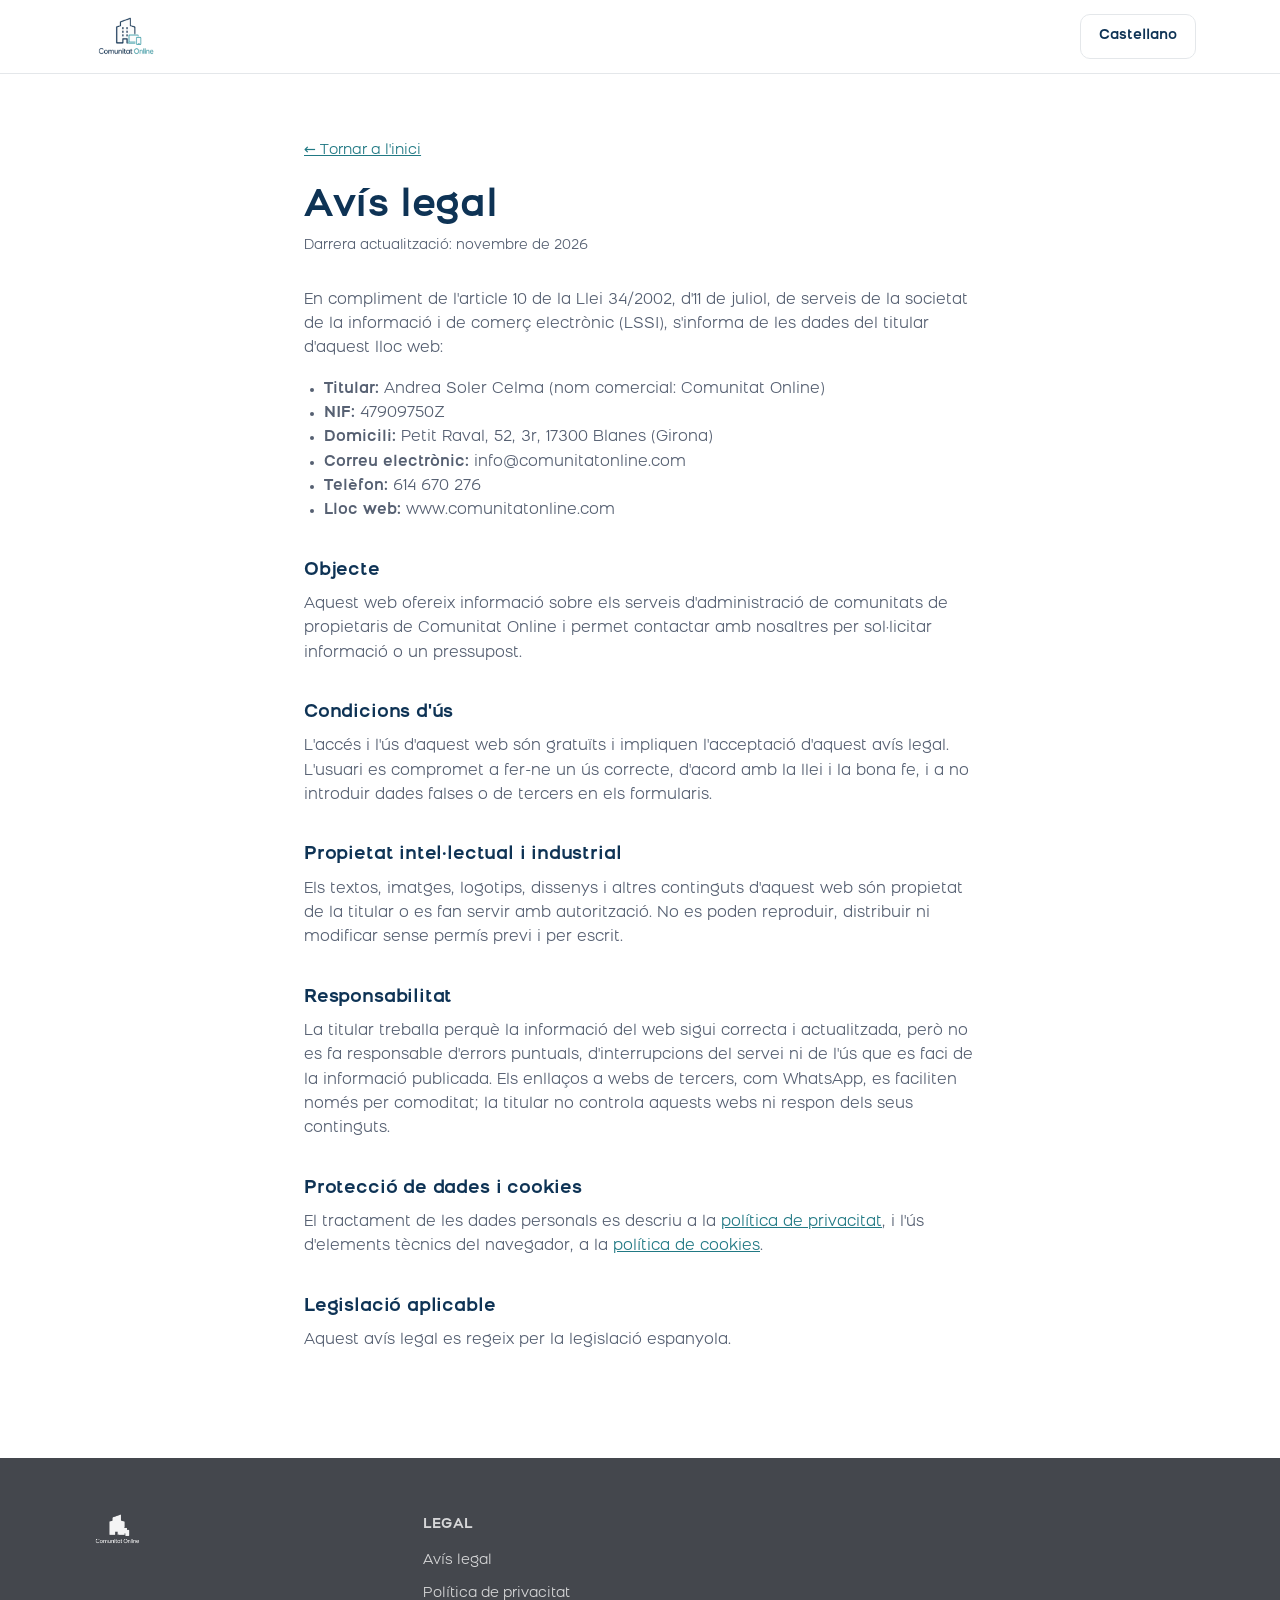
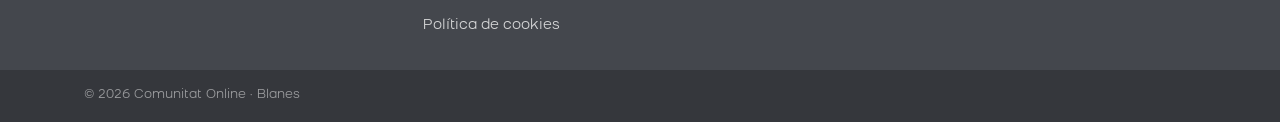
<file: avis-legal.html>
<!DOCTYPE html>
<html lang="ca">
<head>
<meta charset="UTF-8">
<meta name="viewport" content="width=device-width, initial-scale=1.0">
<title>Avís legal — Comunitat Online</title>
<meta name="robots" content="noindex, follow">
<link rel="icon" type="image/png" href="images/favicon.png">
<link rel="preload" href="fonts/bronova-regular.woff2" as="font" type="font/woff2" crossorigin>
<link rel="preload" href="fonts/bronova-bold.woff2" as="font" type="font/woff2" crossorigin>
<link rel="stylesheet" href="styles.css">
</head>
<body>

<header class="site-header">
  <div class="container header-inner">
    <a href="index.html" class="logo"><img src="images/logo.png" alt="Comunitat Online"></a>
    <a href="es/aviso-legal.html" class="btn btn-ghost btn-small" hreflang="es" lang="es">Castellano</a>
  </div>
</header>

<main class="legal">
  <div class="container narrow">
    <a href="./" class="back">← Tornar a l'inici</a>
    <h1>Avís legal</h1>
    <p class="updated">Darrera actualització: novembre de 2026</p>

<p>En compliment de l'article 10 de la Llei 34/2002, d'11 de juliol, de serveis de la societat de la informació i de comerç electrònic (LSSI), s'informa de les dades del titular d'aquest lloc web:</p>
<ul>
<li><strong>Titular:</strong> Andrea Soler Celma (nom comercial: Comunitat Online)</li>
<li><strong>NIF:</strong> 47909750Z</li>
<li><strong>Domicili:</strong> Petit Raval, 52, 3r, 17300 Blanes (Girona)</li>
<li><strong>Correu electrònic:</strong> info@comunitatonline.com</li>
<li><strong>Telèfon:</strong> 614 670 276</li>
<li><strong>Lloc web:</strong> www.comunitatonline.com</li>
</ul>
<h2>Objecte</h2>
<p>Aquest web ofereix informació sobre els serveis d'administració de comunitats de propietaris de Comunitat Online i permet contactar amb nosaltres per sol·licitar informació o un pressupost.</p>
<h2>Condicions d'ús</h2>
<p>L'accés i l'ús d'aquest web són gratuïts i impliquen l'acceptació d'aquest avís legal. L'usuari es compromet a fer-ne un ús correcte, d'acord amb la llei i la bona fe, i a no introduir dades falses o de tercers en els formularis.</p>
<h2>Propietat intel·lectual i industrial</h2>
<p>Els textos, imatges, logotips, dissenys i altres continguts d'aquest web són propietat de la titular o es fan servir amb autorització. No es poden reproduir, distribuir ni modificar sense permís previ i per escrit.</p>
<h2>Responsabilitat</h2>
<p>La titular treballa perquè la informació del web sigui correcta i actualitzada, però no es fa responsable d'errors puntuals, d'interrupcions del servei ni de l'ús que es faci de la informació publicada. Els enllaços a webs de tercers, com WhatsApp, es faciliten només per comoditat; la titular no controla aquests webs ni respon dels seus continguts.</p>
<h2>Protecció de dades i cookies</h2>
<p>El tractament de les dades personals es descriu a la <a href="privacitat.html">política de privacitat</a>, i l'ús d'elements tècnics del navegador, a la <a href="cookies.html">política de cookies</a>.</p>
<h2>Legislació aplicable</h2>
<p>Aquest avís legal es regeix per la legislació espanyola.</p>

  </div>
</main>

<footer class="site-footer">
  <div class="container footer-inner">
    <div class="footer-brand">
      <img src="images/logo.png" alt="Comunitat Online" class="footer-logo">
    </div>
    <div class="footer-col">
      <span class="footer-col-title">Legal</span>
      <a href="avis-legal.html">Avís legal</a>
      <a href="privacitat.html">Política de privacitat</a>
      <a href="cookies.html">Política de cookies</a>
    </div>
  </div>
  <div class="footer-bottom"><div class="container">© 2026 Comunitat Online · Blanes</div></div>
</footer>

</body>
</html>
</file>
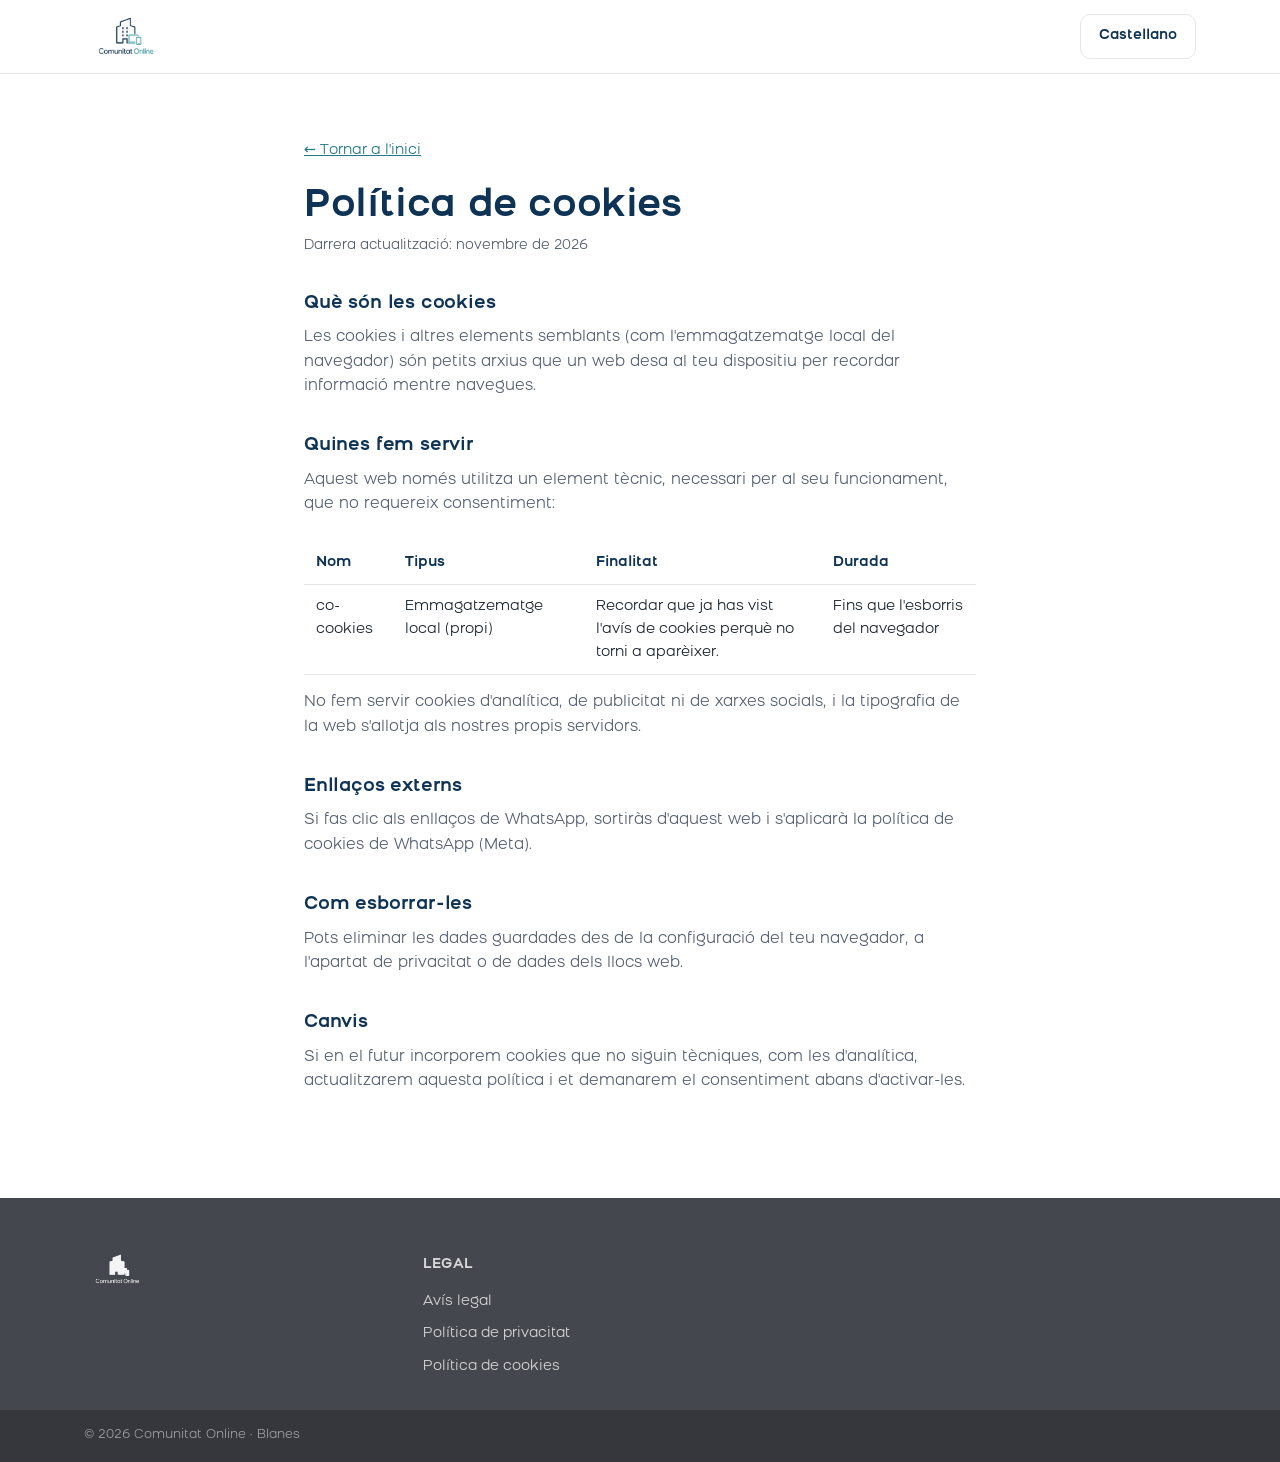
<file: cookies.html>
<!DOCTYPE html>
<html lang="ca">
<head>
<meta charset="UTF-8">
<meta name="viewport" content="width=device-width, initial-scale=1.0">
<title>Política de cookies — Comunitat Online</title>
<meta name="robots" content="noindex, follow">
<link rel="icon" type="image/png" href="images/favicon.png">
<link rel="preload" href="fonts/bronova-regular.woff2" as="font" type="font/woff2" crossorigin>
<link rel="preload" href="fonts/bronova-bold.woff2" as="font" type="font/woff2" crossorigin>
<link rel="stylesheet" href="styles.css">
</head>
<body>

<header class="site-header">
  <div class="container header-inner">
    <a href="index.html" class="logo"><img src="images/logo.png" alt="Comunitat Online"></a>
    <a href="es/cookies.html" class="btn btn-ghost btn-small" hreflang="es" lang="es">Castellano</a>
  </div>
</header>

<main class="legal">
  <div class="container narrow">
    <a href="./" class="back">← Tornar a l'inici</a>
    <h1>Política de cookies</h1>
    <p class="updated">Darrera actualització: novembre de 2026</p>

<h2>Què són les cookies</h2>
<p>Les cookies i altres elements semblants (com l'emmagatzematge local del navegador) són petits arxius que un web desa al teu dispositiu per recordar informació mentre navegues.</p>
<h2>Quines fem servir</h2>
<p>Aquest web només utilitza un element tècnic, necessari per al seu funcionament, que no requereix consentiment:</p>
<div class="table-wrap"><table>
<tr><th>Nom</th><th>Tipus</th><th>Finalitat</th><th>Durada</th></tr>
<tr><td>co-cookies</td><td>Emmagatzematge local (propi)</td><td>Recordar que ja has vist l'avís de cookies perquè no torni a aparèixer.</td><td>Fins que l'esborris del navegador</td></tr>
</table></div>
<p>No fem servir cookies d'analítica, de publicitat ni de xarxes socials, i la tipografia de la web s'allotja als nostres propis servidors.</p>
<h2>Enllaços externs</h2>
<p>Si fas clic als enllaços de WhatsApp, sortiràs d'aquest web i s'aplicarà la política de cookies de WhatsApp (Meta).</p>
<h2>Com esborrar-les</h2>
<p>Pots eliminar les dades guardades des de la configuració del teu navegador, a l'apartat de privacitat o de dades dels llocs web.</p>
<h2>Canvis</h2>
<p>Si en el futur incorporem cookies que no siguin tècniques, com les d'analítica, actualitzarem aquesta política i et demanarem el consentiment abans d'activar-les.</p>

  </div>
</main>

<footer class="site-footer">
  <div class="container footer-inner">
    <div class="footer-brand">
      <img src="images/logo.png" alt="Comunitat Online" class="footer-logo">
    </div>
    <div class="footer-col">
      <span class="footer-col-title">Legal</span>
      <a href="avis-legal.html">Avís legal</a>
      <a href="privacitat.html">Política de privacitat</a>
      <a href="cookies.html">Política de cookies</a>
    </div>
  </div>
  <div class="footer-bottom"><div class="container">© 2026 Comunitat Online · Blanes</div></div>
</footer>

</body>
</html>
</file>
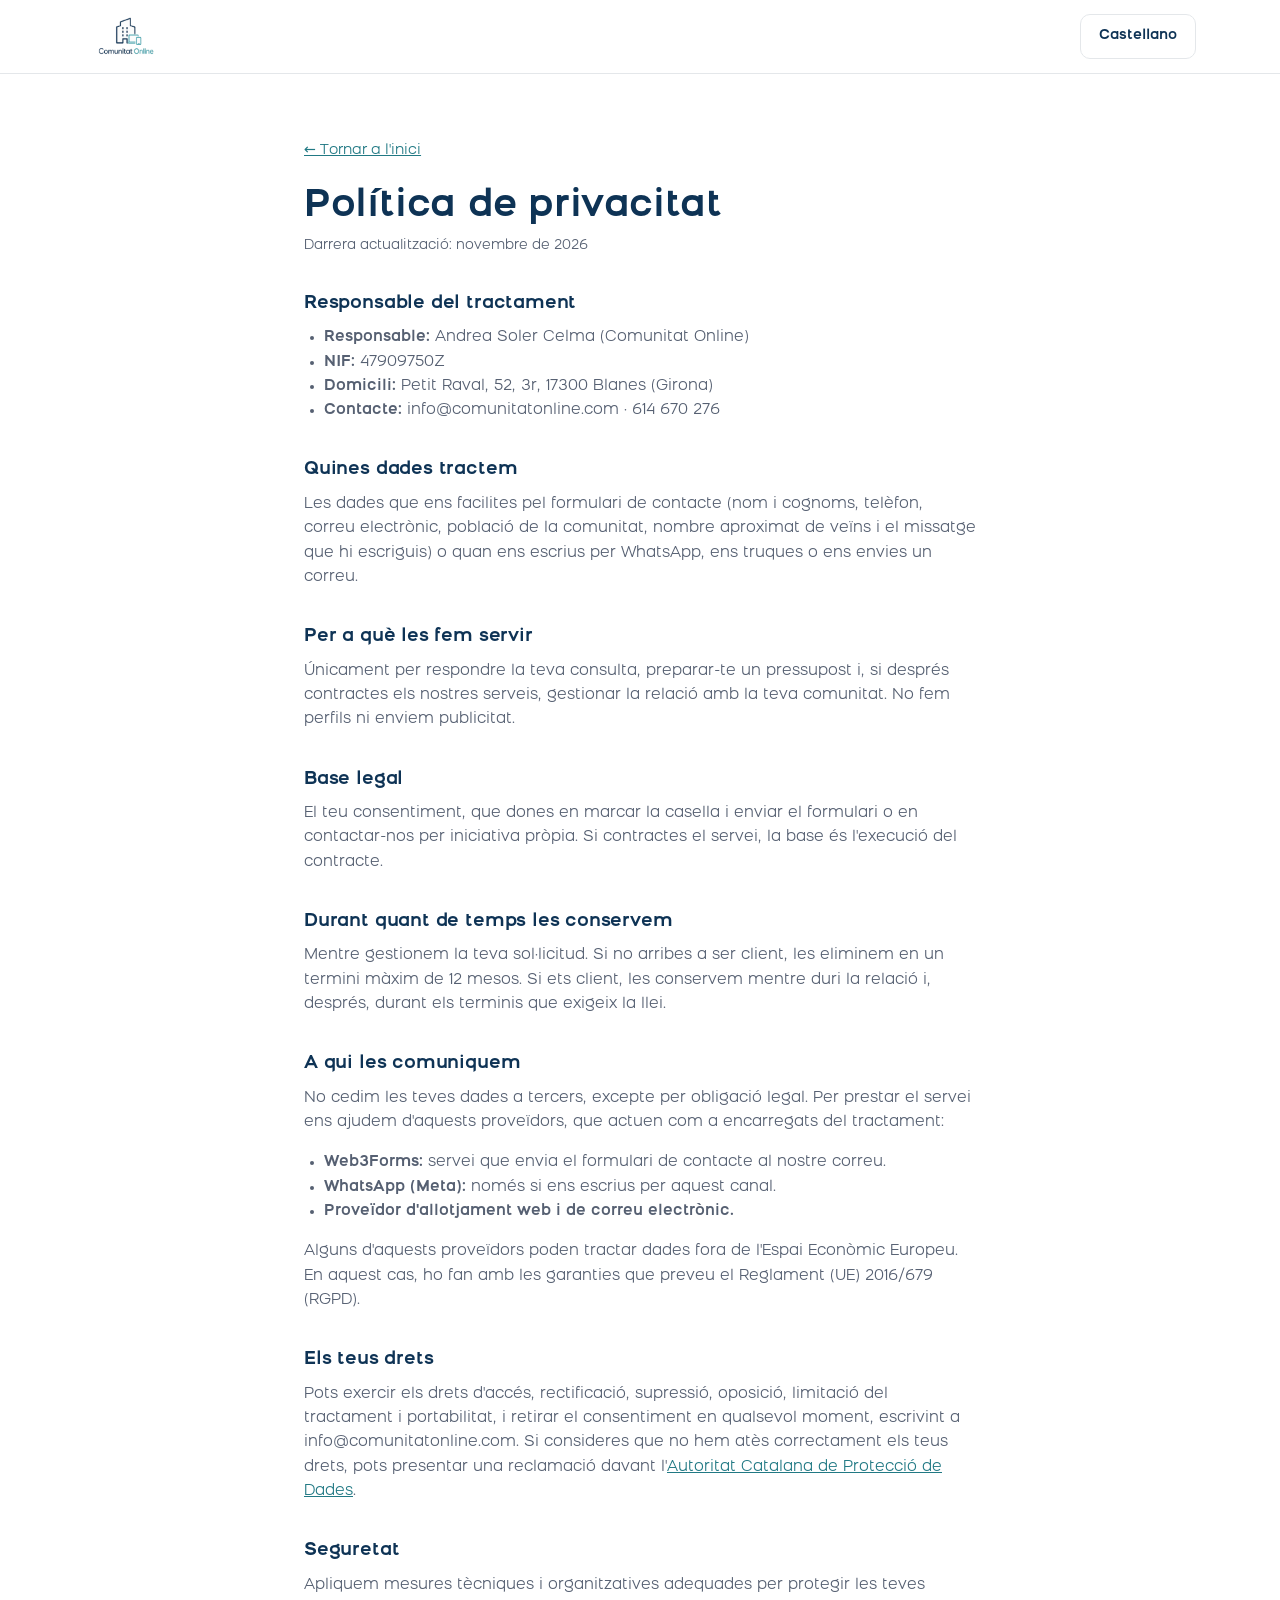
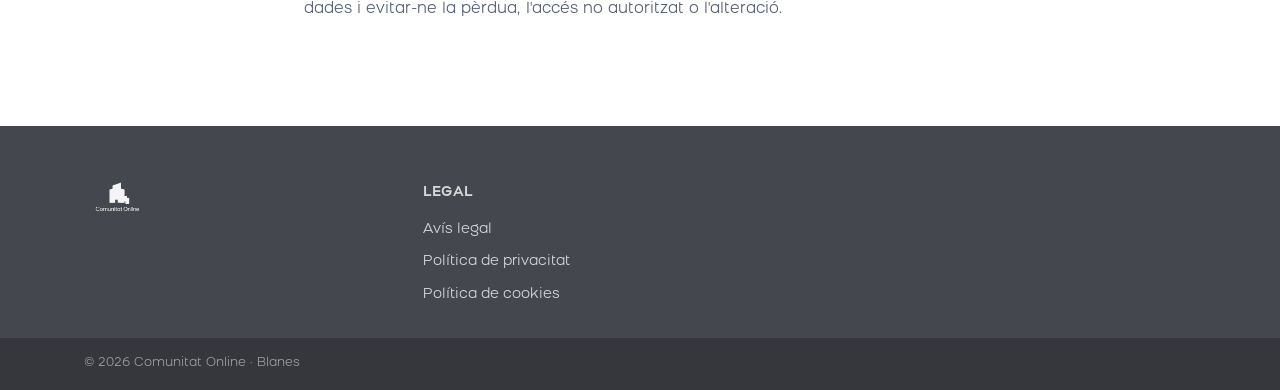
<file: privacitat.html>
<!DOCTYPE html>
<html lang="ca">
<head>
<meta charset="UTF-8">
<meta name="viewport" content="width=device-width, initial-scale=1.0">
<title>Política de privacitat — Comunitat Online</title>
<meta name="robots" content="noindex, follow">
<link rel="icon" type="image/png" href="images/favicon.png">
<link rel="preload" href="fonts/bronova-regular.woff2" as="font" type="font/woff2" crossorigin>
<link rel="preload" href="fonts/bronova-bold.woff2" as="font" type="font/woff2" crossorigin>
<link rel="stylesheet" href="styles.css">
</head>
<body>

<header class="site-header">
  <div class="container header-inner">
    <a href="index.html" class="logo"><img src="images/logo.png" alt="Comunitat Online"></a>
    <a href="es/privacidad.html" class="btn btn-ghost btn-small" hreflang="es" lang="es">Castellano</a>
  </div>
</header>

<main class="legal">
  <div class="container narrow">
    <a href="./" class="back">← Tornar a l'inici</a>
    <h1>Política de privacitat</h1>
    <p class="updated">Darrera actualització: novembre de 2026</p>

<h2>Responsable del tractament</h2>
<ul>
<li><strong>Responsable:</strong> Andrea Soler Celma (Comunitat Online)</li>
<li><strong>NIF:</strong> 47909750Z</li>
<li><strong>Domicili:</strong> Petit Raval, 52, 3r, 17300 Blanes (Girona)</li>
<li><strong>Contacte:</strong> info@comunitatonline.com · 614 670 276</li>
</ul>
<h2>Quines dades tractem</h2>
<p>Les dades que ens facilites pel formulari de contacte (nom i cognoms, telèfon, correu electrònic, població de la comunitat, nombre aproximat de veïns i el missatge que hi escriguis) o quan ens escrius per WhatsApp, ens truques o ens envies un correu.</p>
<h2>Per a què les fem servir</h2>
<p>Únicament per respondre la teva consulta, preparar-te un pressupost i, si després contractes els nostres serveis, gestionar la relació amb la teva comunitat. No fem perfils ni enviem publicitat.</p>
<h2>Base legal</h2>
<p>El teu consentiment, que dones en marcar la casella i enviar el formulari o en contactar-nos per iniciativa pròpia. Si contractes el servei, la base és l'execució del contracte.</p>
<h2>Durant quant de temps les conservem</h2>
<p>Mentre gestionem la teva sol·licitud. Si no arribes a ser client, les eliminem en un termini màxim de 12 mesos. Si ets client, les conservem mentre duri la relació i, després, durant els terminis que exigeix la llei.</p>
<h2>A qui les comuniquem</h2>
<p>No cedim les teves dades a tercers, excepte per obligació legal. Per prestar el servei ens ajudem d'aquests proveïdors, que actuen com a encarregats del tractament:</p>
<ul>
<li><strong>Web3Forms:</strong> servei que envia el formulari de contacte al nostre correu.</li>
<li><strong>WhatsApp (Meta):</strong> només si ens escrius per aquest canal.</li>
<li><strong>Proveïdor d'allotjament web i de correu electrònic.</strong></li>
</ul>
<p>Alguns d'aquests proveïdors poden tractar dades fora de l'Espai Econòmic Europeu. En aquest cas, ho fan amb les garanties que preveu el Reglament (UE) 2016/679 (RGPD).</p>
<h2>Els teus drets</h2>
<p>Pots exercir els drets d'accés, rectificació, supressió, oposició, limitació del tractament i portabilitat, i retirar el consentiment en qualsevol moment, escrivint a info@comunitatonline.com. Si consideres que no hem atès correctament els teus drets, pots presentar una reclamació davant l'<a href="https://apdcat.gencat.cat" target="_blank" rel="noopener">Autoritat Catalana de Protecció de Dades</a>.</p>
<h2>Seguretat</h2>
<p>Apliquem mesures tècniques i organitzatives adequades per protegir les teves dades i evitar-ne la pèrdua, l'accés no autoritzat o l'alteració.</p>

  </div>
</main>

<footer class="site-footer">
  <div class="container footer-inner">
    <div class="footer-brand">
      <img src="images/logo.png" alt="Comunitat Online" class="footer-logo">
    </div>
    <div class="footer-col">
      <span class="footer-col-title">Legal</span>
      <a href="avis-legal.html">Avís legal</a>
      <a href="privacitat.html">Política de privacitat</a>
      <a href="cookies.html">Política de cookies</a>
    </div>
  </div>
  <div class="footer-bottom"><div class="container">© 2026 Comunitat Online · Blanes</div></div>
</footer>

</body>
</html>
</file>
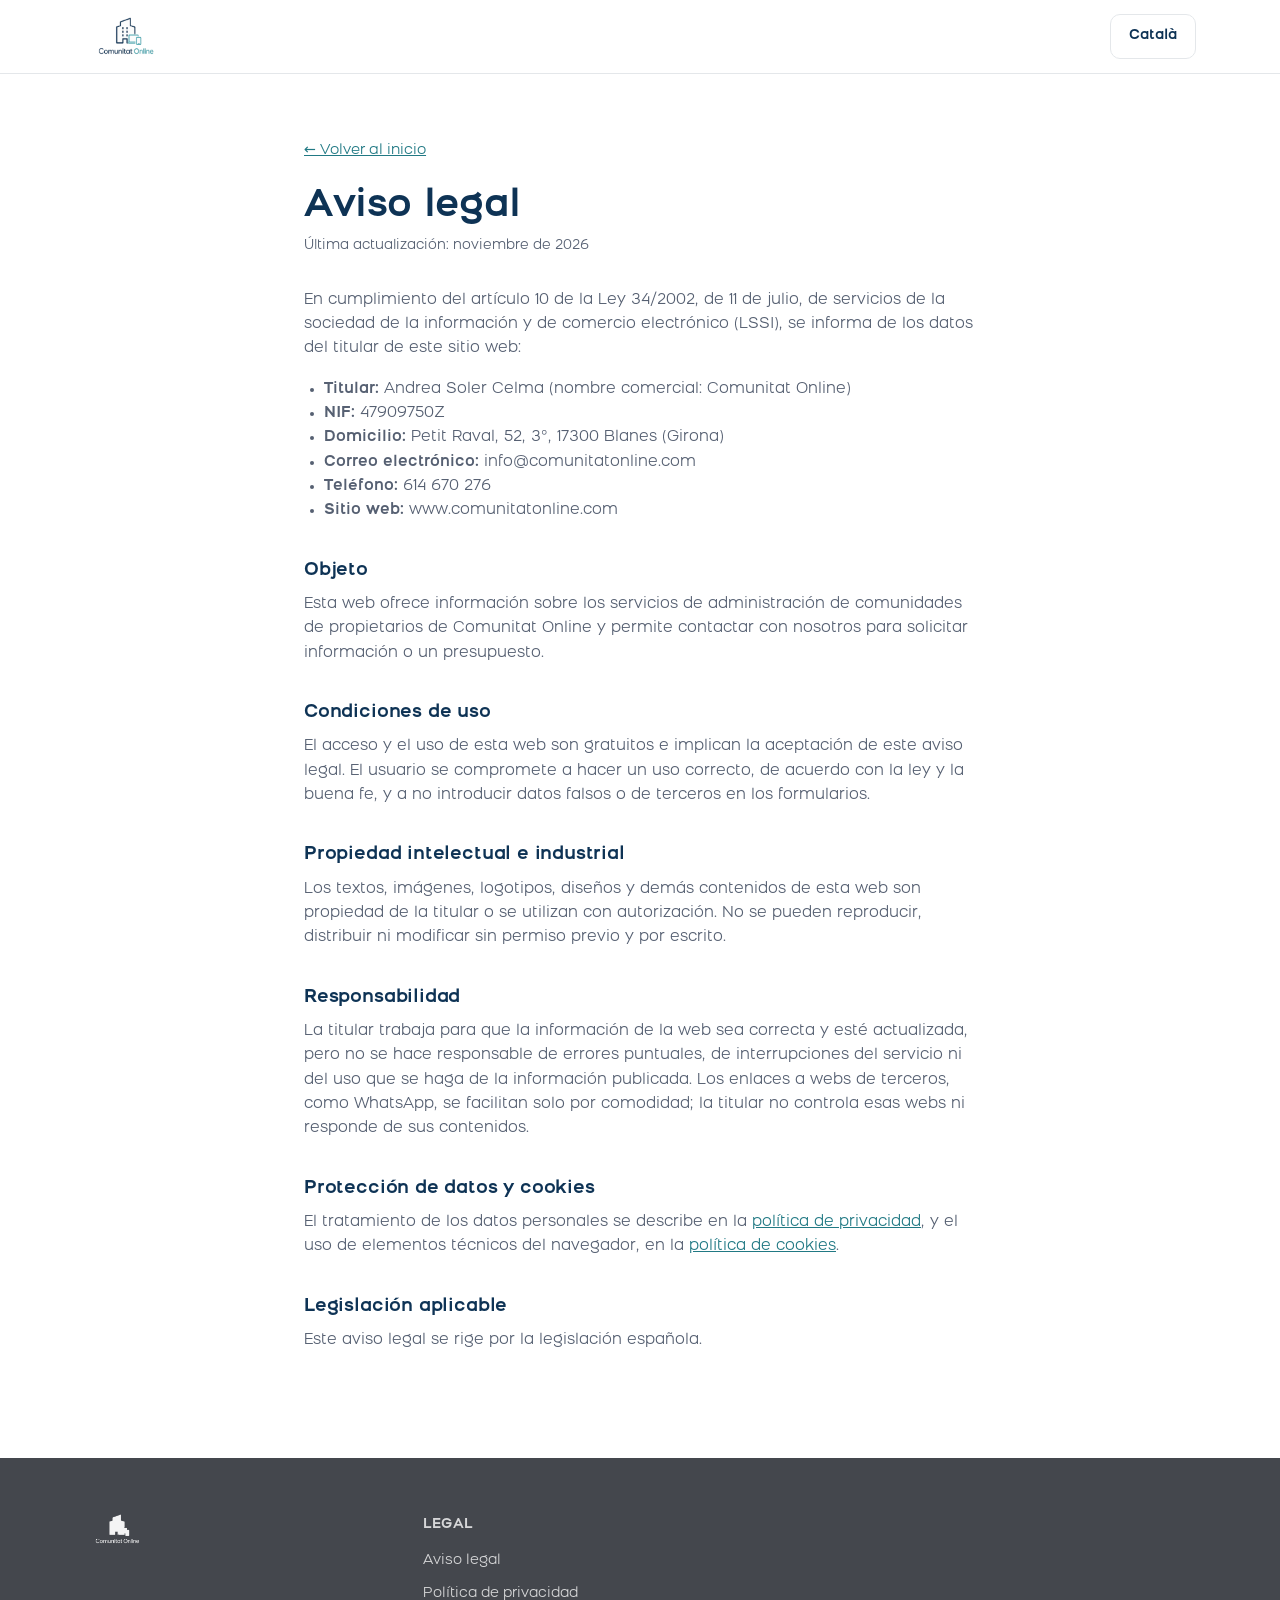
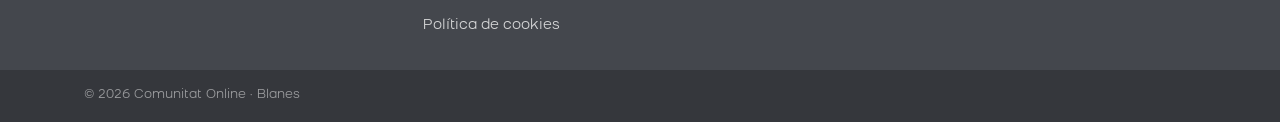
<file: es/aviso-legal.html>
<!DOCTYPE html>
<html lang="es">
<head>
<meta charset="UTF-8">
<meta name="viewport" content="width=device-width, initial-scale=1.0">
<title>Aviso legal — Comunitat Online</title>
<meta name="robots" content="noindex, follow">
<link rel="icon" type="image/png" href="../images/favicon.png">
<link rel="preload" href="../fonts/bronova-regular.woff2" as="font" type="font/woff2" crossorigin>
<link rel="preload" href="../fonts/bronova-bold.woff2" as="font" type="font/woff2" crossorigin>
<link rel="stylesheet" href="../styles.css">
</head>
<body>

<header class="site-header">
  <div class="container header-inner">
    <a href="./" class="logo"><img src="../images/logo.png" alt="Comunitat Online"></a>
    <a href="../avis-legal.html" class="btn btn-ghost btn-small" hreflang="ca" lang="ca">Català</a>
  </div>
</header>

<main class="legal">
  <div class="container narrow">
    <a href="./" class="back">← Volver al inicio</a>
    <h1>Aviso legal</h1>
    <p class="updated">Última actualización: noviembre de 2026</p>

<p>En cumplimiento del artículo 10 de la Ley 34/2002, de 11 de julio, de servicios de la sociedad de la información y de comercio electrónico (LSSI), se informa de los datos del titular de este sitio web:</p>
<ul>
<li><strong>Titular:</strong> Andrea Soler Celma (nombre comercial: Comunitat Online)</li>
<li><strong>NIF:</strong> 47909750Z</li>
<li><strong>Domicilio:</strong> Petit Raval, 52, 3º, 17300 Blanes (Girona)</li>
<li><strong>Correo electrónico:</strong> info@comunitatonline.com</li>
<li><strong>Teléfono:</strong> 614 670 276</li>
<li><strong>Sitio web:</strong> www.comunitatonline.com</li>
</ul>
<h2>Objeto</h2>
<p>Esta web ofrece información sobre los servicios de administración de comunidades de propietarios de Comunitat Online y permite contactar con nosotros para solicitar información o un presupuesto.</p>
<h2>Condiciones de uso</h2>
<p>El acceso y el uso de esta web son gratuitos e implican la aceptación de este aviso legal. El usuario se compromete a hacer un uso correcto, de acuerdo con la ley y la buena fe, y a no introducir datos falsos o de terceros en los formularios.</p>
<h2>Propiedad intelectual e industrial</h2>
<p>Los textos, imágenes, logotipos, diseños y demás contenidos de esta web son propiedad de la titular o se utilizan con autorización. No se pueden reproducir, distribuir ni modificar sin permiso previo y por escrito.</p>
<h2>Responsabilidad</h2>
<p>La titular trabaja para que la información de la web sea correcta y esté actualizada, pero no se hace responsable de errores puntuales, de interrupciones del servicio ni del uso que se haga de la información publicada. Los enlaces a webs de terceros, como WhatsApp, se facilitan solo por comodidad; la titular no controla esas webs ni responde de sus contenidos.</p>
<h2>Protección de datos y cookies</h2>
<p>El tratamiento de los datos personales se describe en la <a href="privacidad.html">política de privacidad</a>, y el uso de elementos técnicos del navegador, en la <a href="cookies.html">política de cookies</a>.</p>
<h2>Legislación aplicable</h2>
<p>Este aviso legal se rige por la legislación española.</p>

  </div>
</main>

<footer class="site-footer">
  <div class="container footer-inner">
    <div class="footer-brand">
      <img src="../images/logo.png" alt="Comunitat Online" class="footer-logo">
    </div>
    <div class="footer-col">
      <span class="footer-col-title">Legal</span>
      <a href="aviso-legal.html">Aviso legal</a>
      <a href="privacidad.html">Política de privacidad</a>
      <a href="cookies.html">Política de cookies</a>
    </div>
  </div>
  <div class="footer-bottom"><div class="container">© 2026 Comunitat Online · Blanes</div></div>
</footer>

</body>
</html>
</file>
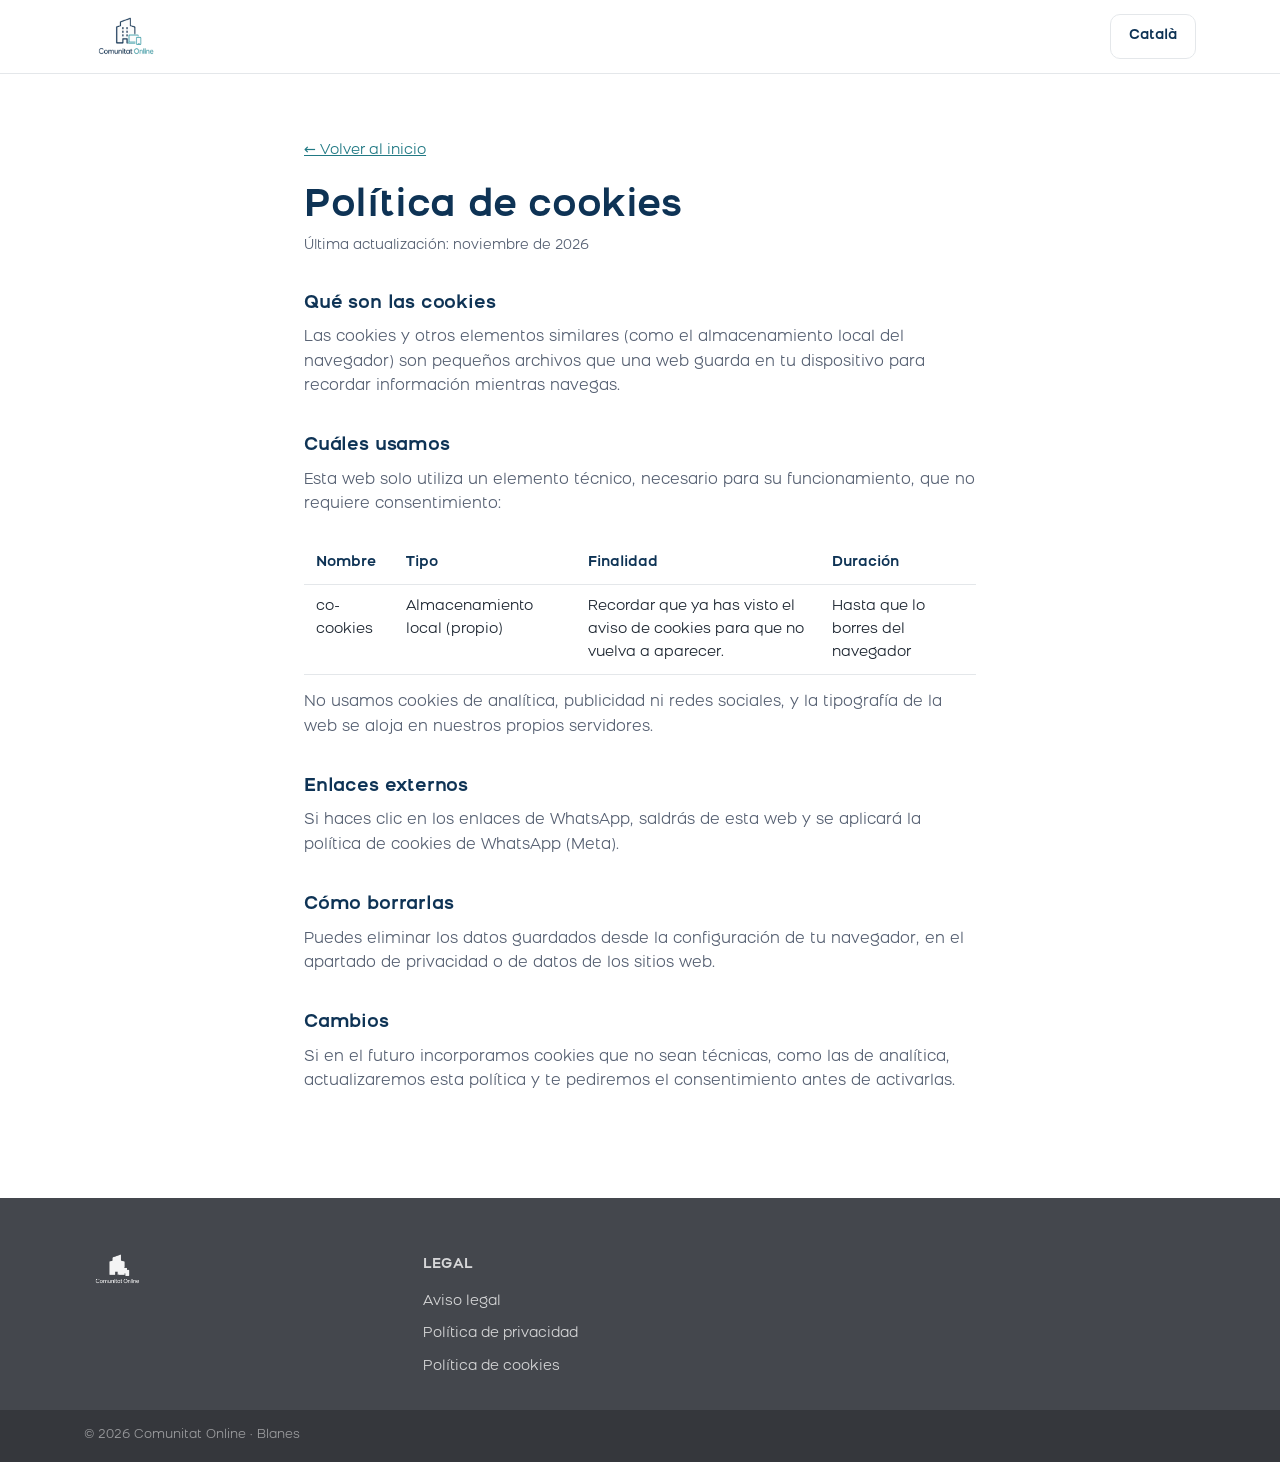
<file: es/cookies.html>
<!DOCTYPE html>
<html lang="es">
<head>
<meta charset="UTF-8">
<meta name="viewport" content="width=device-width, initial-scale=1.0">
<title>Política de cookies — Comunitat Online</title>
<meta name="robots" content="noindex, follow">
<link rel="icon" type="image/png" href="../images/favicon.png">
<link rel="preload" href="../fonts/bronova-regular.woff2" as="font" type="font/woff2" crossorigin>
<link rel="preload" href="../fonts/bronova-bold.woff2" as="font" type="font/woff2" crossorigin>
<link rel="stylesheet" href="../styles.css">
</head>
<body>

<header class="site-header">
  <div class="container header-inner">
    <a href="./" class="logo"><img src="../images/logo.png" alt="Comunitat Online"></a>
    <a href="../cookies.html" class="btn btn-ghost btn-small" hreflang="ca" lang="ca">Català</a>
  </div>
</header>

<main class="legal">
  <div class="container narrow">
    <a href="./" class="back">← Volver al inicio</a>
    <h1>Política de cookies</h1>
    <p class="updated">Última actualización: noviembre de 2026</p>

<h2>Qué son las cookies</h2>
<p>Las cookies y otros elementos similares (como el almacenamiento local del navegador) son pequeños archivos que una web guarda en tu dispositivo para recordar información mientras navegas.</p>
<h2>Cuáles usamos</h2>
<p>Esta web solo utiliza un elemento técnico, necesario para su funcionamiento, que no requiere consentimiento:</p>
<div class="table-wrap"><table>
<tr><th>Nombre</th><th>Tipo</th><th>Finalidad</th><th>Duración</th></tr>
<tr><td>co-cookies</td><td>Almacenamiento local (propio)</td><td>Recordar que ya has visto el aviso de cookies para que no vuelva a aparecer.</td><td>Hasta que lo borres del navegador</td></tr>
</table></div>
<p>No usamos cookies de analítica, publicidad ni redes sociales, y la tipografía de la web se aloja en nuestros propios servidores.</p>
<h2>Enlaces externos</h2>
<p>Si haces clic en los enlaces de WhatsApp, saldrás de esta web y se aplicará la política de cookies de WhatsApp (Meta).</p>
<h2>Cómo borrarlas</h2>
<p>Puedes eliminar los datos guardados desde la configuración de tu navegador, en el apartado de privacidad o de datos de los sitios web.</p>
<h2>Cambios</h2>
<p>Si en el futuro incorporamos cookies que no sean técnicas, como las de analítica, actualizaremos esta política y te pediremos el consentimiento antes de activarlas.</p>

  </div>
</main>

<footer class="site-footer">
  <div class="container footer-inner">
    <div class="footer-brand">
      <img src="../images/logo.png" alt="Comunitat Online" class="footer-logo">
    </div>
    <div class="footer-col">
      <span class="footer-col-title">Legal</span>
      <a href="aviso-legal.html">Aviso legal</a>
      <a href="privacidad.html">Política de privacidad</a>
      <a href="cookies.html">Política de cookies</a>
    </div>
  </div>
  <div class="footer-bottom"><div class="container">© 2026 Comunitat Online · Blanes</div></div>
</footer>

</body>
</html>
</file>
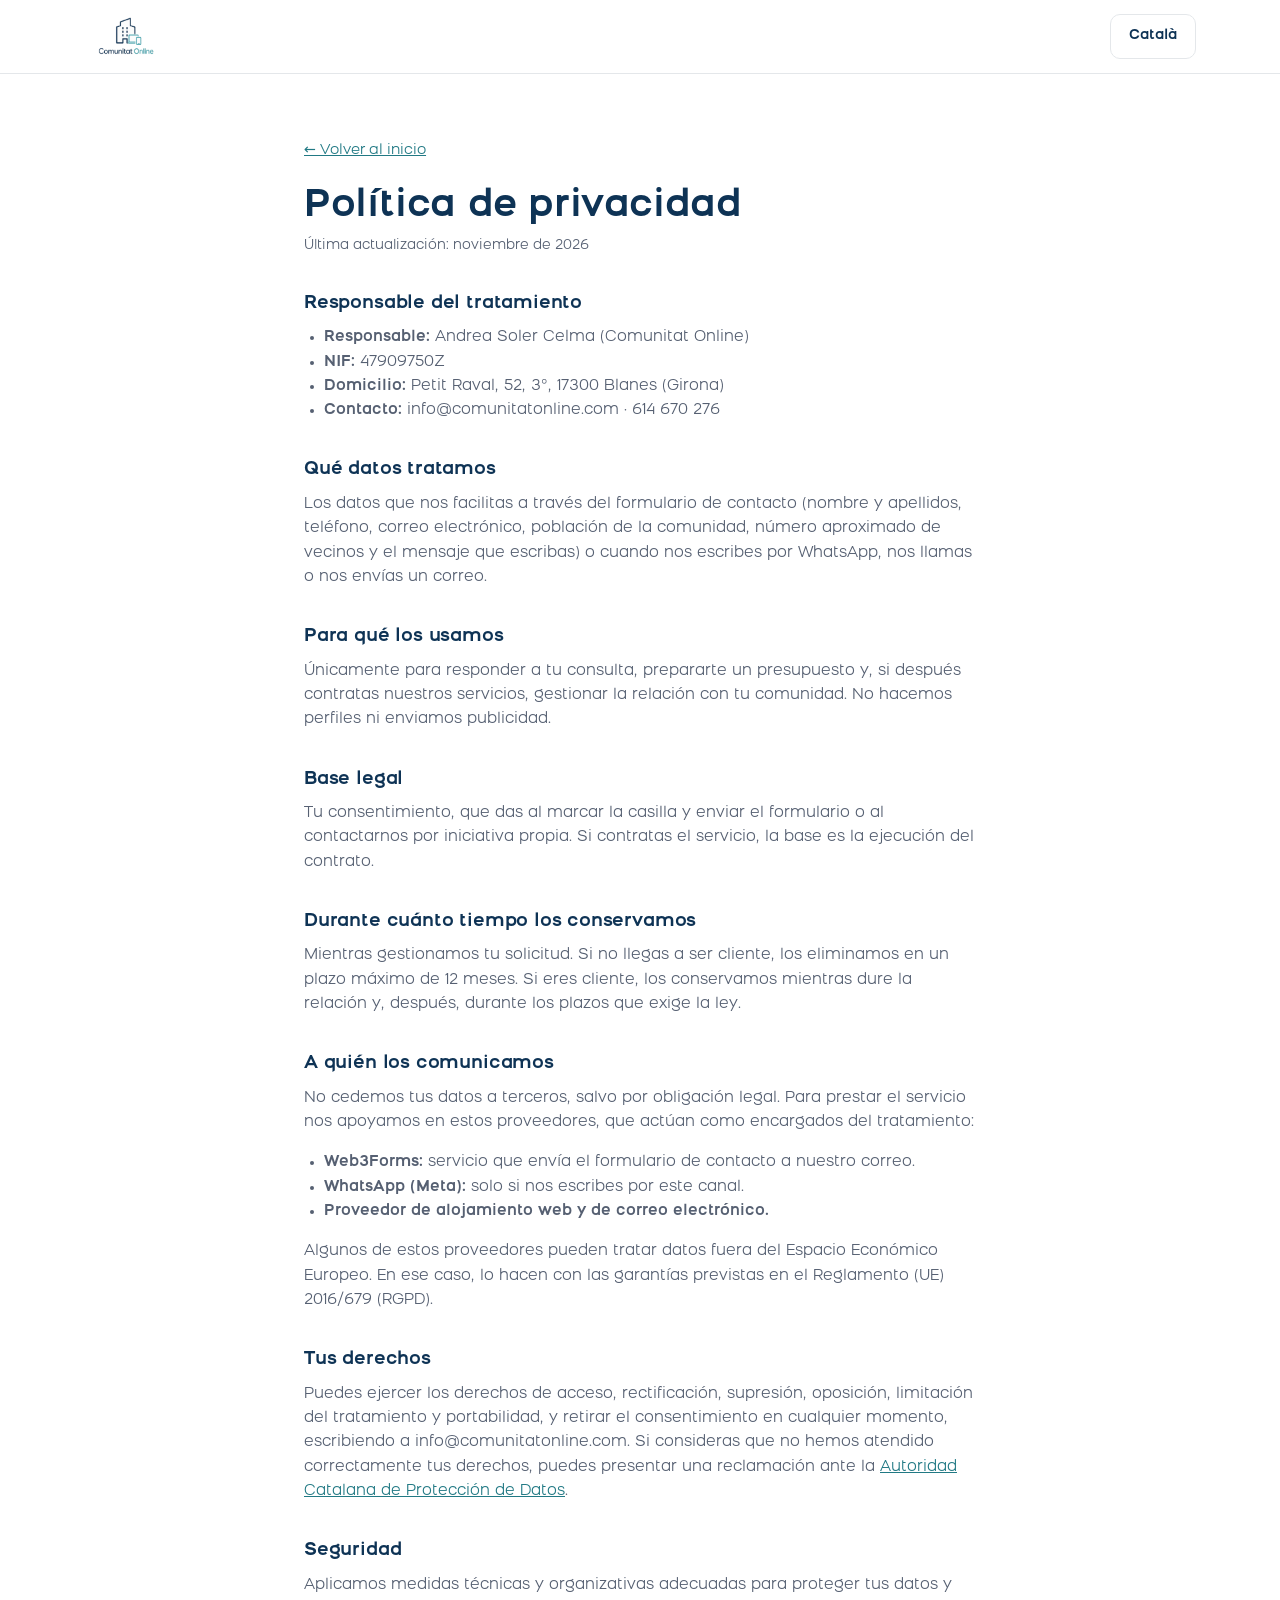
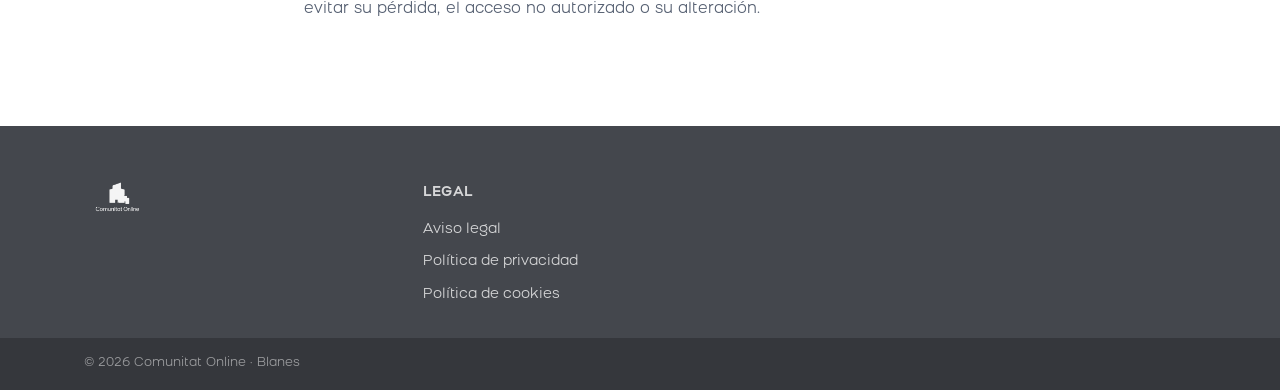
<file: es/privacidad.html>
<!DOCTYPE html>
<html lang="es">
<head>
<meta charset="UTF-8">
<meta name="viewport" content="width=device-width, initial-scale=1.0">
<title>Política de privacidad — Comunitat Online</title>
<meta name="robots" content="noindex, follow">
<link rel="icon" type="image/png" href="../images/favicon.png">
<link rel="preload" href="../fonts/bronova-regular.woff2" as="font" type="font/woff2" crossorigin>
<link rel="preload" href="../fonts/bronova-bold.woff2" as="font" type="font/woff2" crossorigin>
<link rel="stylesheet" href="../styles.css">
</head>
<body>

<header class="site-header">
  <div class="container header-inner">
    <a href="./" class="logo"><img src="../images/logo.png" alt="Comunitat Online"></a>
    <a href="../privacitat.html" class="btn btn-ghost btn-small" hreflang="ca" lang="ca">Català</a>
  </div>
</header>

<main class="legal">
  <div class="container narrow">
    <a href="./" class="back">← Volver al inicio</a>
    <h1>Política de privacidad</h1>
    <p class="updated">Última actualización: noviembre de 2026</p>

<h2>Responsable del tratamiento</h2>
<ul>
<li><strong>Responsable:</strong> Andrea Soler Celma (Comunitat Online)</li>
<li><strong>NIF:</strong> 47909750Z</li>
<li><strong>Domicilio:</strong> Petit Raval, 52, 3º, 17300 Blanes (Girona)</li>
<li><strong>Contacto:</strong> info@comunitatonline.com · 614 670 276</li>
</ul>
<h2>Qué datos tratamos</h2>
<p>Los datos que nos facilitas a través del formulario de contacto (nombre y apellidos, teléfono, correo electrónico, población de la comunidad, número aproximado de vecinos y el mensaje que escribas) o cuando nos escribes por WhatsApp, nos llamas o nos envías un correo.</p>
<h2>Para qué los usamos</h2>
<p>Únicamente para responder a tu consulta, prepararte un presupuesto y, si después contratas nuestros servicios, gestionar la relación con tu comunidad. No hacemos perfiles ni enviamos publicidad.</p>
<h2>Base legal</h2>
<p>Tu consentimiento, que das al marcar la casilla y enviar el formulario o al contactarnos por iniciativa propia. Si contratas el servicio, la base es la ejecución del contrato.</p>
<h2>Durante cuánto tiempo los conservamos</h2>
<p>Mientras gestionamos tu solicitud. Si no llegas a ser cliente, los eliminamos en un plazo máximo de 12 meses. Si eres cliente, los conservamos mientras dure la relación y, después, durante los plazos que exige la ley.</p>
<h2>A quién los comunicamos</h2>
<p>No cedemos tus datos a terceros, salvo por obligación legal. Para prestar el servicio nos apoyamos en estos proveedores, que actúan como encargados del tratamiento:</p>
<ul>
<li><strong>Web3Forms:</strong> servicio que envía el formulario de contacto a nuestro correo.</li>
<li><strong>WhatsApp (Meta):</strong> solo si nos escribes por este canal.</li>
<li><strong>Proveedor de alojamiento web y de correo electrónico.</strong></li>
</ul>
<p>Algunos de estos proveedores pueden tratar datos fuera del Espacio Económico Europeo. En ese caso, lo hacen con las garantías previstas en el Reglamento (UE) 2016/679 (RGPD).</p>
<h2>Tus derechos</h2>
<p>Puedes ejercer los derechos de acceso, rectificación, supresión, oposición, limitación del tratamiento y portabilidad, y retirar el consentimiento en cualquier momento, escribiendo a info@comunitatonline.com. Si consideras que no hemos atendido correctamente tus derechos, puedes presentar una reclamación ante la <a href="https://apdcat.gencat.cat" target="_blank" rel="noopener">Autoridad Catalana de Protección de Datos</a>.</p>
<h2>Seguridad</h2>
<p>Aplicamos medidas técnicas y organizativas adecuadas para proteger tus datos y evitar su pérdida, el acceso no autorizado o su alteración.</p>

  </div>
</main>

<footer class="site-footer">
  <div class="container footer-inner">
    <div class="footer-brand">
      <img src="../images/logo.png" alt="Comunitat Online" class="footer-logo">
    </div>
    <div class="footer-col">
      <span class="footer-col-title">Legal</span>
      <a href="aviso-legal.html">Aviso legal</a>
      <a href="privacidad.html">Política de privacidad</a>
      <a href="cookies.html">Política de cookies</a>
    </div>
  </div>
  <div class="footer-bottom"><div class="container">© 2026 Comunitat Online · Blanes</div></div>
</footer>

</body>
</html>
</file>
<file: styles.css>
/* ===== Tipografia: Bronova (allotjada a la web) ===== */
@font-face {
  font-family: 'Bronova';
  src: url('fonts/bronova-regular.woff2') format('woff2');
  font-weight: 400;
  font-style: normal;
  font-display: swap;
}
@font-face {
  font-family: 'Bronova';
  src: url('fonts/bronova-bold.woff2') format('woff2');
  font-weight: 700;
  font-style: normal;
  font-display: swap;
}

/* ===== Tokens ===== */
:root {
  --navy: #0e3355;
  --navy-dark: #0a2440;
  --teal: #2b98a6;
  --teal-dark: #217984;
  --teal-soft: #dff1f3;
  --teal-fill: #b9e1e6;
  --ink: #1c2530;
  --ink-soft: #566072;
  --paper: #ffffff;
  --paper-alt: #f6f7f8;
  --line: #e4e7ea;
  --whatsapp: #25d366;
  --whatsapp-dark: #1ea952;
  --footer-bg: #44474d;
  --footer-bg-dark: #35373c;
  --radius: 10px;
  --ease: cubic-bezier(.2, .7, .2, 1);
  --font-display: 'Bronova', system-ui, -apple-system, 'Segoe UI', sans-serif;
  --font-body: 'Bronova', system-ui, -apple-system, 'Segoe UI', sans-serif;
}

* { box-sizing: border-box; }
html { scroll-behavior: smooth; }
body {
  margin: 0;
  font-family: var(--font-body);
  color: var(--ink);
  background: var(--paper);
  -webkit-font-smoothing: antialiased;
  line-height: 1.6;
}
img { max-width: 100%; display: block; }
a { color: inherit; text-decoration: none; }
:focus-visible { outline: 2px solid var(--teal); outline-offset: 3px; border-radius: 4px; }

.container {
  width: 100%;
  max-width: 1160px;
  margin: 0 auto;
  padding: 0 24px;
}
.narrow { max-width: 720px; }

h1, h2, h3 {
  font-family: var(--font-display);
  font-weight: 700;
  color: var(--navy);
  margin: 0 0 16px;
  letter-spacing: -0.01em;
  text-wrap: balance;
}
h1 { font-size: clamp(2.1rem, 4.4vw, 3.4rem); line-height: 1.08; color: #fff; }
h2 { font-size: clamp(1.5rem, 2.6vw, 2rem); }
h3 { font-size: 1.05rem; }
p { margin: 0 0 16px; color: var(--ink-soft); }
p strong { color: var(--ink); font-weight: 700; }

.section { padding: 88px 0; }
.section-alt { background: var(--paper-alt); }
.section h2 { margin-bottom: 20px; }

/* ===== Buttons ===== */
.btn {
  display: inline-flex;
  align-items: center;
  justify-content: center;
  gap: 8px;
  padding: 14px 26px;
  border-radius: var(--radius);
  font-family: var(--font-body);
  font-weight: 700;
  font-size: 0.95rem;
  border: 1.5px solid transparent;
  cursor: pointer;
  transition: transform 0.15s ease, background 0.15s ease, border-color 0.15s ease;
}
.btn:hover { transform: translateY(-1px); }
.btn-primary { background: var(--navy); color: #fff; }
.btn-primary:hover { background: var(--navy-dark); }
.btn-whatsapp { background: var(--whatsapp); color: #fff; }
.btn-whatsapp:hover { background: var(--whatsapp-dark); }
.btn-ghost { background: transparent; color: var(--navy); border-color: var(--line); }
.btn-ghost:hover { border-color: var(--navy); }
.btn-full { width: 100%; }
.btn-small { padding: 10px 18px; font-size: 0.88rem; }
.btn:disabled { opacity: .6; cursor: default; transform: none; }
.icon-wa { width: 18px; height: 18px; fill: currentColor; flex: none; }
.icon-phone { width: 17px; height: 17px; fill: none; stroke: currentColor; stroke-width: 1.8; stroke-linejoin: round; flex: none; }

/* ===== Header ===== */
.site-header {
  position: sticky;
  top: 0;
  background: rgba(255,255,255,0.92);
  backdrop-filter: blur(8px);
  border-bottom: 1px solid var(--line);
  z-index: 50;
}
.header-inner {
  display: flex;
  align-items: center;
  justify-content: space-between;
  padding: 14px 24px;
  gap: 24px;
  position: relative;
}
.logo img { height: 38px; width: auto; }
.main-nav { display: flex; align-items: center; gap: 32px; margin-left: auto; }
.main-nav a { font-weight: 400; font-size: 0.95rem; color: var(--ink); }
.main-nav a:hover { color: var(--teal-dark); }
.main-nav .nav-contact-m { display: none; }
.nav-contact { white-space: nowrap; }
.menu-toggle {
  display: none;
  flex-direction: column;
  justify-content: center;
  gap: 5px;
  width: 34px; height: 34px;
  background: none; border: none; cursor: pointer;
  padding: 0;
}
.menu-toggle span { display: block; height: 2px; width: 100%; background: var(--navy); border-radius: 2px; }

/* ===== Hero ===== */
.hero {
  position: relative;
  overflow: hidden;
  min-height: 92vh;
  min-height: 92svh;
  display: flex;
  flex-direction: column;
}
.hero-media { position: absolute; inset: 0; z-index: 0; }
.hero-media img { width: 100%; height: 100%; object-fit: cover; }
.hero-scrim {
  position: absolute;
  inset: 0;
  background: linear-gradient(90deg, rgba(14,51,85,0.9) 0%, rgba(14,51,85,0.62) 42%, rgba(14,51,85,0.18) 75%);
}
.hero-content {
  position: relative;
  z-index: 2;
  flex: 1;
  display: flex;
  flex-direction: column;
  justify-content: center;
  max-width: 640px;
  padding-top: 96px;
  padding-bottom: 140px;
}
.hero-lead { font-size: 1.12rem; max-width: 480px; color: rgba(255,255,255,0.9); }
.hero-actions { display: flex; flex-wrap: wrap; gap: 14px; margin-top: 8px; }

/* Idioma: text discret dins el hero */
.lang { display: flex; align-items: center; gap: 8px; font-size: .85rem; color: rgba(255,255,255,.55); margin-bottom: 22px; }
.lang a { color: rgba(255,255,255,.6); }
.lang a:hover { color: #fff; }
.lang a[aria-current="true"] { color: #fff; font-weight: 700; text-decoration: underline; text-underline-offset: 4px; }

.hero-stats { position: relative; z-index: 2; background: rgba(8,25,42,0.55); backdrop-filter: blur(8px); }
.hero-stats-inner { display: grid; grid-template-columns: repeat(3, 1fr); }
.stat { display: flex; align-items: center; gap: 14px; padding: 22px 20px; border-right: 1px solid rgba(255,255,255,0.15); }
.stat:last-child { border-right: none; }
.stat-icon { width: 26px; height: 26px; color: #fff; flex-shrink: 0; }
.stat-icon svg { width: 100%; height: 100%; }
.stat-text { display: flex; flex-direction: column; }
.stat-title { font-size: 0.95rem; font-weight: 700; color: #fff; }
.stat-sub { font-size: 0.8rem; color: rgba(255,255,255,0.65); }

/* Entrada suau del hero */
@keyframes fadeUp { from { opacity: 0; transform: translateY(16px); } to { opacity: 1; transform: none; } }
@keyframes fadeIn { from { opacity: 0; } to { opacity: 1; } }
@keyframes settle { from { transform: scale(1.06); } to { transform: scale(1); } }
.hero-media img { animation: settle 2.4s var(--ease) both; }
.hero-scrim { animation: fadeIn 1.2s ease both; }
.reveal { animation: fadeUp 1s var(--ease) both; animation-delay: var(--d, 0s); }
.hero-stats { animation: fadeIn 1.1s ease both; animation-delay: 1s; }
@media (prefers-reduced-motion: reduce) {
  .hero-media img, .hero-scrim, .reveal, .hero-stats, .cookie { animation: none; }
  html { scroll-behavior: auto; }
}

/* ===== Serveis ===== */
.services-grid { display: grid; grid-template-columns: repeat(4, 1fr); gap: 16px; }
.service-card {
  background: var(--paper);
  border: 1px solid var(--line);
  border-radius: 12px;
  padding: 22px 20px;
  transition: border-color 0.15s ease, transform 0.15s ease;
}
.service-card:hover { border-color: var(--teal); transform: translateY(-2px); }
.service-icon {
  width: 52px; height: 52px;
  border-radius: 14px;
  background: var(--teal-soft);
  display: grid;
  place-items: center;
  margin-bottom: 16px;
}
.service-icon svg { width: 30px; height: 30px; }
.service-icon .f { fill: var(--teal-fill); }
.service-icon .s { fill: none; stroke: var(--teal-dark); stroke-width: 1.7; stroke-linecap: round; stroke-linejoin: round; }
.service-icon .d { fill: var(--teal-dark); }
.service-card h3 { margin: 0 0 6px; font-size: 0.98rem; color: var(--ink); font-family: var(--font-body); font-weight: 700; }
.service-card p { margin: 0; font-size: 0.88rem; line-height: 1.5; }
.dots { display: none; }

/* Com treballem */
.steps-title { margin: 56px 0 0; font-size: 1.25rem; }
.steps { display: grid; grid-template-columns: repeat(3, 1fr); gap: 16px; margin-top: 24px; }
.step { border-top: 2px solid var(--teal); padding-top: 16px; }
.step .n { font-family: var(--font-display); font-size: .85rem; font-weight: 700; color: var(--teal-dark); letter-spacing: .04em; }
.step h3 { margin: 4px 0 6px; font-size: 1rem; font-family: var(--font-body); color: var(--ink); }
.step p { font-size: .92rem; margin: 0; }

/* ===== Contacte ===== */
.contact-lead { font-size: 1.02rem; }
.contact-form {
  background: var(--paper);
  border: 1px solid var(--line);
  border-radius: 16px;
  padding: 32px;
  margin-top: 8px;
}
.form-row { display: grid; grid-template-columns: 1fr 1fr; gap: 16px; }
.form-field { margin-bottom: 16px; min-width: 0; }
.form-field label { display: block; font-size: 0.85rem; font-weight: 700; color: var(--navy); margin-bottom: 6px; }
.form-field input,
.form-field textarea {
  width: 100%;
  padding: 12px 14px;
  border: 1px solid var(--line);
  border-radius: 8px;
  font-family: var(--font-body);
  font-size: 0.95rem;
  color: var(--ink);
  background: var(--paper-alt);
  resize: vertical;
}
.form-field input:focus,
.form-field textarea:focus { outline: 2px solid var(--teal); outline-offset: 1px; background: #fff; }
.hidden-field { display: none !important; }
.consent { display: flex; gap: 10px; align-items: flex-start; font-size: .86rem; color: var(--ink-soft); margin: 4px 0 16px; cursor: pointer; }
.consent input { margin-top: 3px; width: 16px; height: 16px; accent-color: var(--navy); flex: none; }
.consent a, .gdpr a { color: var(--teal-dark); text-decoration: underline; }
.gdpr { margin: 16px 0 0; font-size: .76rem; line-height: 1.5; color: var(--ink-soft); border-top: 1px solid var(--line); padding-top: 14px; }
.form-status { min-height: 20px; font-size: 0.9rem; margin: 12px 0 0; text-align: center; }
.form-status.ok { color: var(--teal-dark); }
.form-status.error { color: #b23b3b; }

.whatsapp-cta {
  margin-top: 24px;
  border: 1px solid var(--line);
  border-radius: 16px;
  padding: 26px 32px;
  display: flex;
  align-items: center;
  justify-content: space-between;
  gap: 20px;
  flex-wrap: wrap;
  background: var(--paper);
}
.whatsapp-cta h3 { margin: 0 0 4px; }
.whatsapp-cta p { margin: 0; font-size: 0.92rem; }
.call-cta { margin-top: 12px; }
.tabnum { font-variant-numeric: tabular-nums; letter-spacing: .02em; }

/* ===== Footer ===== */
.site-footer { background: var(--footer-bg); }
.footer-inner {
  display: grid;
  grid-template-columns: 1.3fr 1fr 1fr 1fr;
  gap: 32px;
  padding: 56px 24px 32px;
}
.footer-brand .footer-logo { height: 30px; width: auto; margin-bottom: 14px; filter: brightness(0) invert(1); opacity: 0.95; }
.footer-tagline { font-size: 0.85rem; color: rgba(255,255,255,0.6); max-width: 240px; margin: 0; }
.footer-col { display: flex; flex-direction: column; gap: 10px; align-items: flex-start; }
.footer-col-title { font-size: 0.75rem; font-weight: 700; text-transform: uppercase; letter-spacing: 0.04em; color: rgba(255,255,255,0.45); margin-bottom: 4px; }
.footer-col a, .footer-col span { font-size: 0.88rem; color: rgba(255,255,255,0.78); }
.footer-col a:hover { color: #fff; }
.footer-col .ft-icon { display: inline-flex; align-items: center; gap: 8px; }
.footer-col .ft-icon svg { width: 15px; height: 15px; }
.footer-bottom { background: var(--footer-bg-dark); }
.footer-bottom .container { padding: 16px 24px; font-size: 0.78rem; color: rgba(255,255,255,0.5); }

/* ===== Floating WhatsApp ===== */
.wa-float {
  position: fixed;
  bottom: 24px;
  right: 24px;
  width: 56px;
  height: 56px;
  border-radius: 50%;
  background: var(--whatsapp);
  display: flex;
  align-items: center;
  justify-content: center;
  box-shadow: 0 6px 18px rgba(0,0,0,0.18);
  z-index: 60;
  transition: opacity 0.25s ease, transform 0.25s ease, visibility 0.25s ease;
}
.wa-float svg { width: 28px; height: 28px; fill: #fff; }
.wa-float:hover { transform: scale(1.06); }
.wa-float.is-hidden { opacity: 0; transform: scale(0.7); visibility: hidden; pointer-events: none; }

/* ===== Avís de cookies ===== */
.cookie {
  position: fixed;
  left: 24px;
  bottom: 24px;
  z-index: 70;
  max-width: 420px;
  background: #fff;
  border: 1px solid var(--line);
  border-radius: 14px;
  box-shadow: 0 14px 40px rgba(14,51,85,.18);
  padding: 20px 22px;
  animation: fadeUp .6s ease both;
  animation-delay: 1.6s;
}
.cookie[hidden] { display: none; }
.cookie h3 { font-size: 1rem; margin: 0 0 6px; }
.cookie p { font-size: .86rem; margin: 0 0 14px; }
.cookie .row { display: flex; gap: 10px; flex-wrap: wrap; }

/* ===== Pàgines legals ===== */
.legal { padding: 64px 0 88px; }
.legal h1 { color: var(--navy); font-size: clamp(1.8rem, 3.4vw, 2.4rem); margin-bottom: 8px; }
.legal .updated { font-size: .85rem; margin-bottom: 32px; }
.legal h2 { font-size: 1.15rem; margin: 32px 0 8px; }
.legal p, .legal li { font-size: .95rem; color: var(--ink-soft); }
.legal ul { padding-left: 20px; margin: 0 0 16px; }
.legal a { color: var(--teal-dark); text-decoration: underline; }
.legal table { width: 100%; border-collapse: collapse; font-size: .9rem; margin: 8px 0 16px; }
.legal th, .legal td { text-align: left; padding: 10px 12px; border-bottom: 1px solid var(--line); vertical-align: top; }
.legal th { color: var(--navy); }
.table-wrap { overflow-x: auto; }
.back { display: inline-flex; gap: 6px; font-size: .9rem; color: var(--teal-dark); margin-bottom: 24px; }

/* ===== Responsive ===== */
@media (max-width: 900px) {
  .services-grid { grid-template-columns: repeat(2, 1fr); }
  .footer-inner { grid-template-columns: 1fr 1fr; }
  .footer-brand { grid-column: 1 / -1; }
}

@media (max-width: 760px) {
  .main-nav {
    position: absolute;
    top: 100%; left: 0; right: 0;
    background: #fff;
    border-bottom: 1px solid var(--line);
    flex-direction: column;
    align-items: stretch;
    gap: 0;
    display: none;
  }
  .main-nav.is-open { display: flex; }
  .main-nav a { padding: 14px 24px; border-top: 1px solid var(--line); }
  .main-nav .nav-contact-m { display: flex; margin: 12px 24px 16px; padding: 13px 20px; border-top: 0; color: #fff; }
  .nav-contact { display: none; }
  .menu-toggle { display: flex; }

  .hero { min-height: auto; }
  .hero-content { padding: 72px 20px 32px; max-width: 100%; }
  .hero-lead { max-width: 100%; }
  .hero-actions { flex-direction: column; align-items: stretch; }

  .hero-stats { background: var(--navy); backdrop-filter: none; }
  .hero-stats-inner { grid-template-columns: 1fr; padding: 8px 20px; }
  .stat { padding: 14px 0; border-right: none; border-bottom: 1px solid rgba(255,255,255,0.12); }
  .stat:last-child { border-bottom: none; }

  /* Serveis en carrusel */
  .services-grid {
    display: flex;
    gap: 12px;
    overflow-x: auto;
    scroll-snap-type: x mandatory;
    margin: 0 -24px;
    padding: 2px 24px 6px;
    scroll-padding-inline: 24px;
    scrollbar-width: none;
  }
  .services-grid::-webkit-scrollbar { display: none; }
  .service-card { flex: 0 0 74%; scroll-snap-align: start; }
  .service-card:hover { transform: none; }
  .dots { display: flex; justify-content: center; gap: 8px; margin-top: 16px; }
  .dots button { width: 8px; height: 8px; padding: 0; border: 0; border-radius: 999px; background: #cfd6dc; cursor: pointer; transition: width .25s ease, background .25s ease; }
  .dots button[aria-current="true"] { width: 22px; background: var(--teal-dark); }
  .steps-title { margin-top: 40px; }
  .steps { grid-template-columns: 1fr; }

  .form-row { grid-template-columns: 1fr; }
  .contact-form { padding: 24px 20px; }
  .whatsapp-cta { flex-direction: column; align-items: flex-start; }
  .section { padding: 60px 0; }

  .footer-inner { grid-template-columns: 1fr; padding: 40px 20px 24px; gap: 28px; }
  .footer-brand { grid-column: auto; }
  .cookie { left: 16px; right: 16px; bottom: 16px; max-width: none; }
}
</file>
